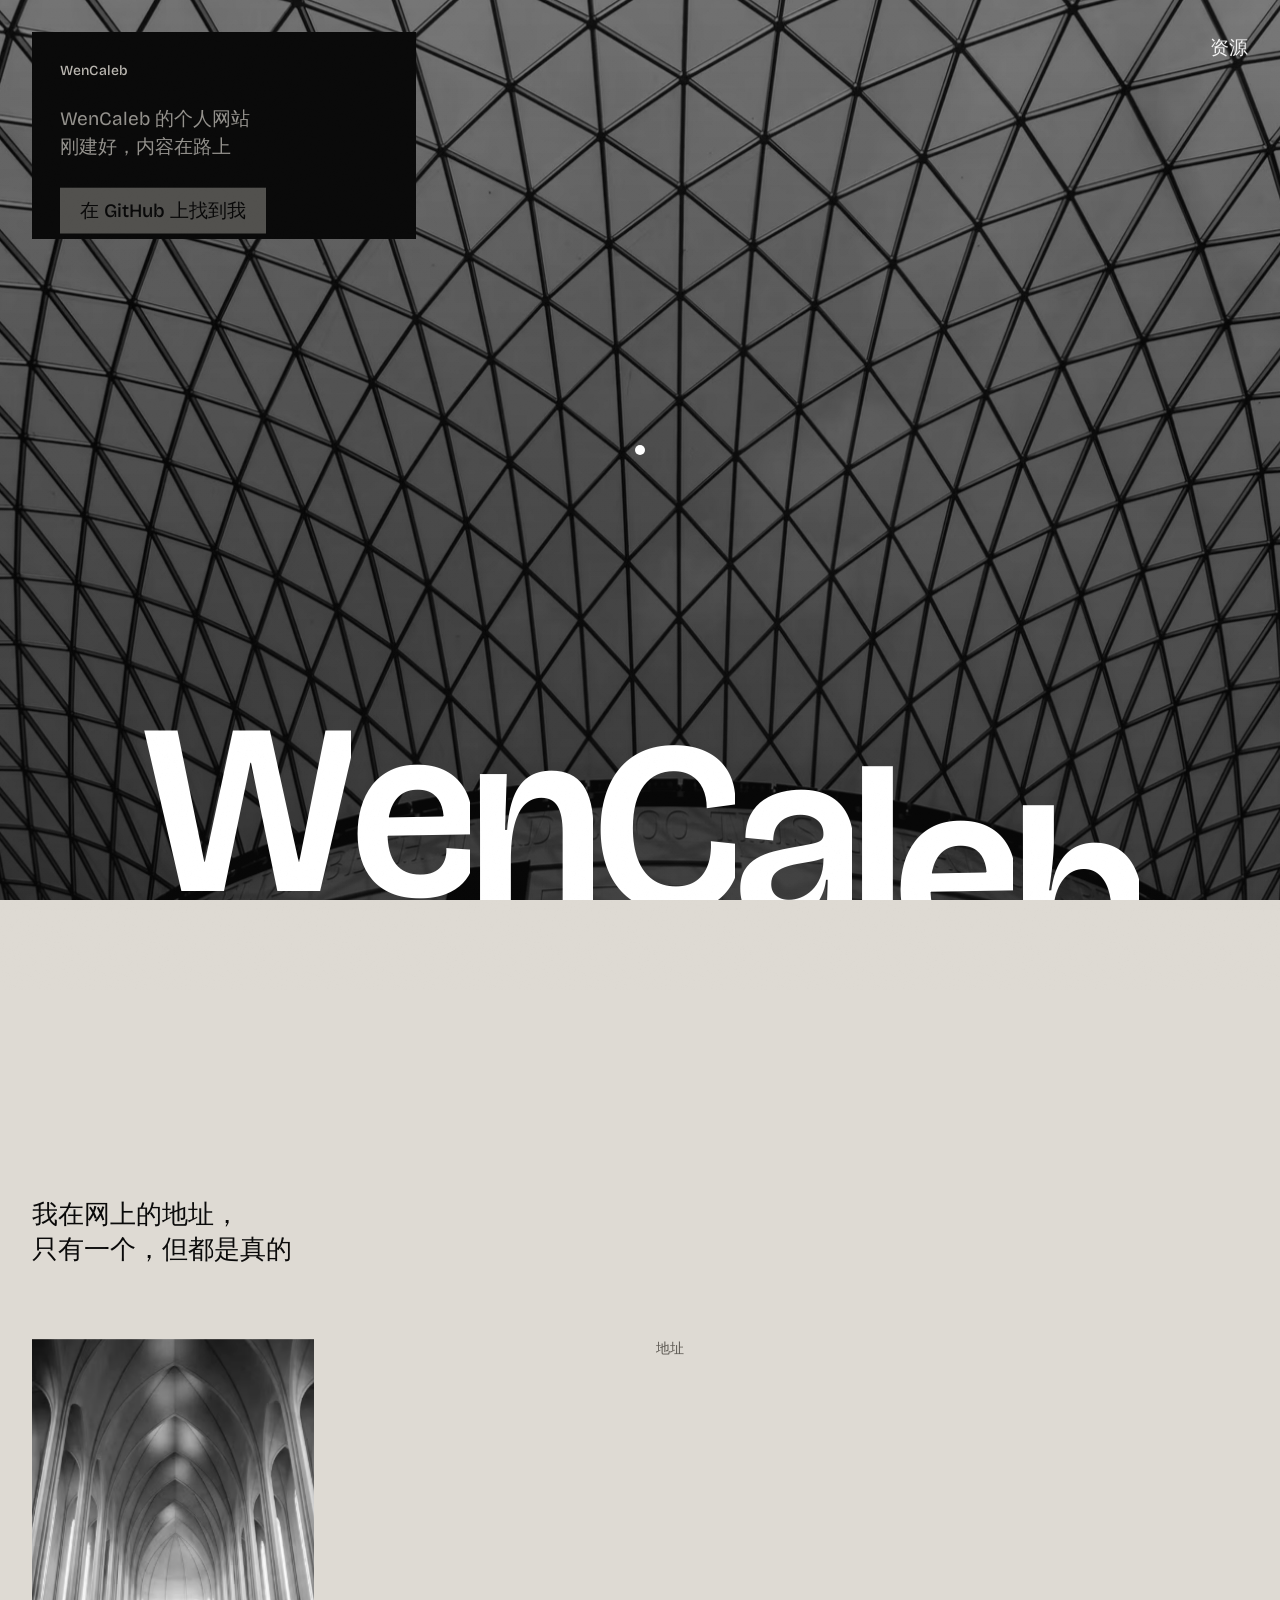
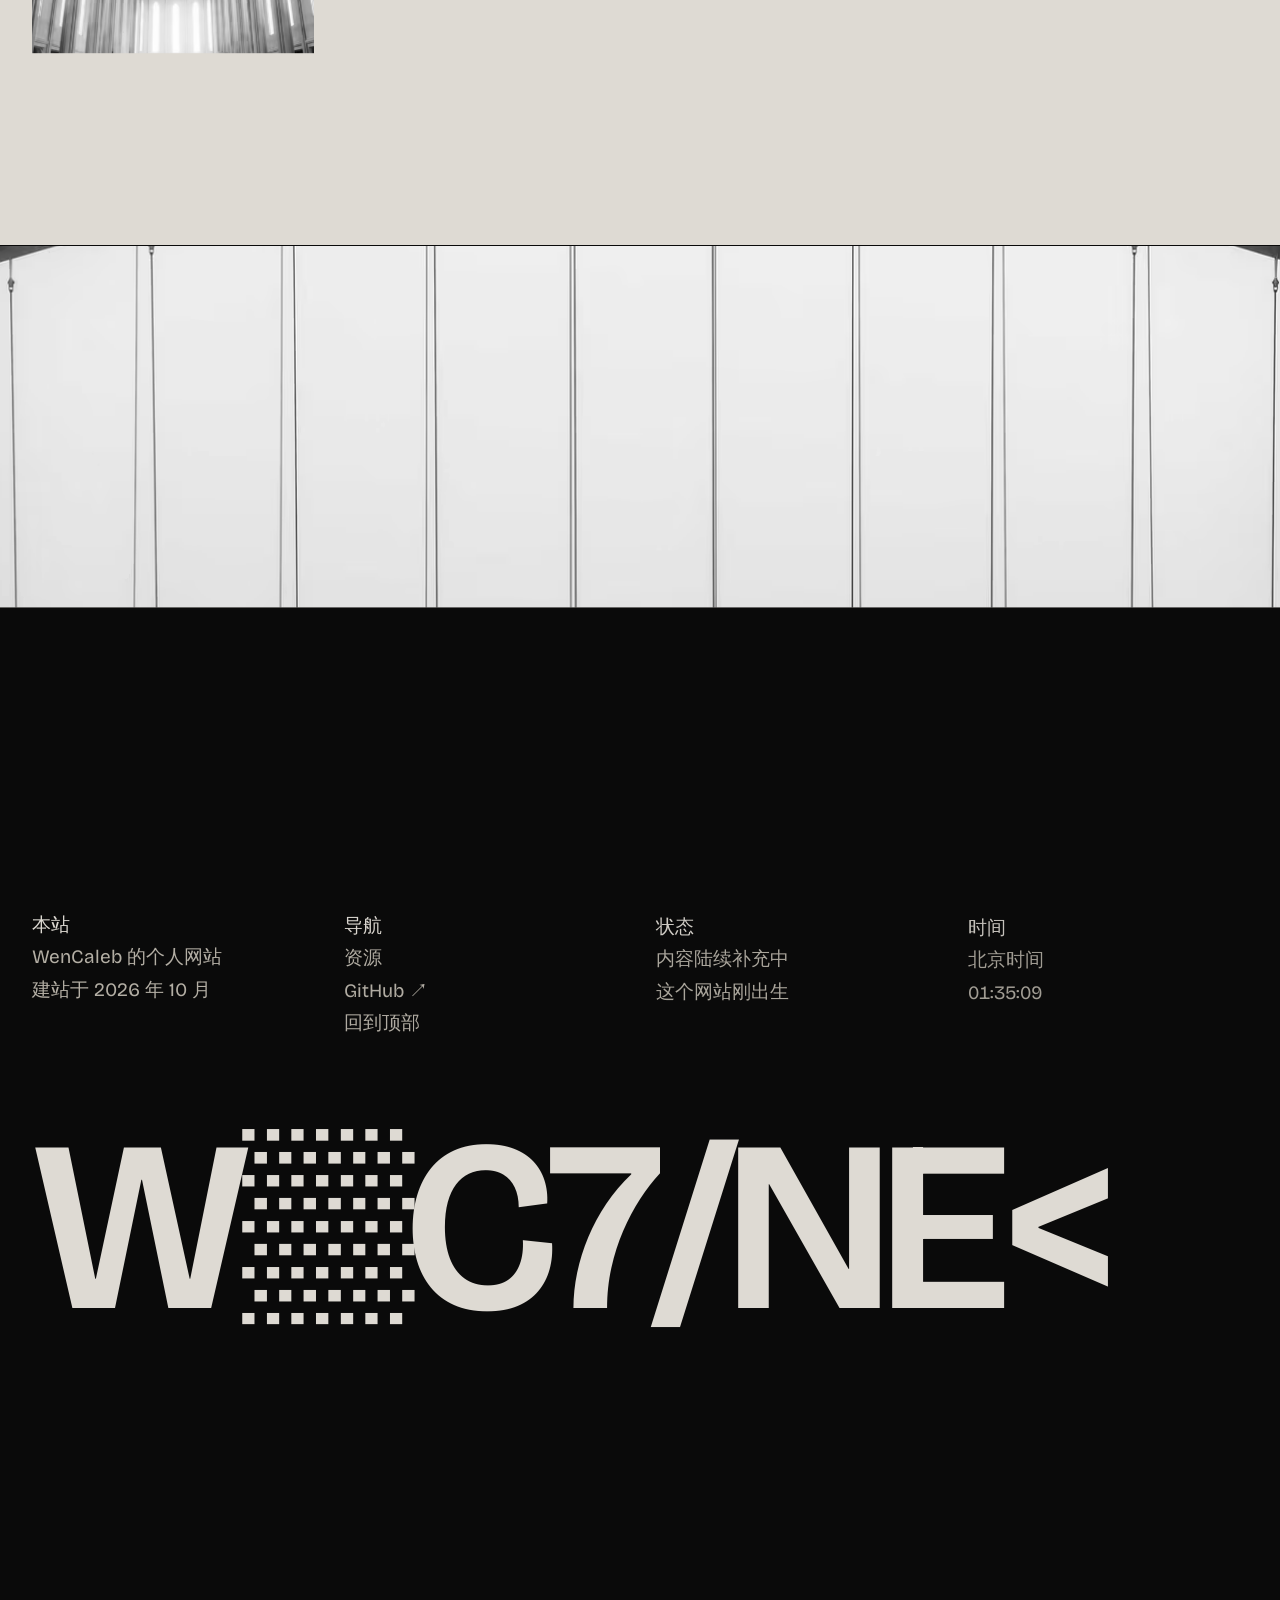
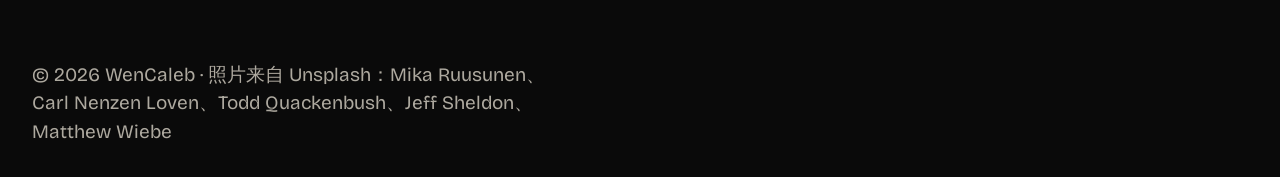
<file: index.html>
<!DOCTYPE html>
<html lang="zh-CN">
<head>
  <meta charset="UTF-8">
  <meta name="viewport" content="width=device-width, initial-scale=1.0">
  <title>WenCaleb</title>
  <meta name="description" content="WenCaleb 的个人网站——刚建好，内容在路上。">
  <link rel="icon" href="data:image/svg+xml,%3Csvg xmlns='http://www.w3.org/2000/svg' viewBox='0 0 64 64'%3E%3Crect width='64' height='64' fill='%23dedad3'/%3E%3Ctext x='32' y='44' font-family='sans-serif' font-size='36' font-weight='600' text-anchor='middle' fill='%230a0a0a'%3EW%3C/text%3E%3C/svg%3E">
  <link rel="preconnect" href="https://fonts.googleapis.com">
  <link rel="preconnect" href="https://fonts.gstatic.com" crossorigin>
  <link href="https://fonts.googleapis.com/css2?family=Bricolage+Grotesque:wght@400;500;600&display=swap" rel="stylesheet">
  <link rel="stylesheet" href="assets/css/site-ui.css">
  <script>
    /* .js：功能开关（随机按钮等）；.motion：动效开关（减少动态时不加，页面默认全可见） */
    document.documentElement.classList.add('js');
    if (!window.matchMedia('(prefers-reduced-motion: reduce)').matches) {
      document.documentElement.classList.add('motion');
    }
  </script>
  <script src="assets/vendor/gsap.min.js" defer></script>
  <script src="assets/vendor/ScrollTrigger.min.js" defer></script>
  <script src="assets/vendor/lenis.min.js" defer></script>
  <script src="assets/js/motion.js" defer></script>
  <script src="assets/js/cursor.js" defer></script>
  <style>
    :root {
      --bg: #dedad3;
      --surface: #d3cec6;
      --ink: #0a0a0a;
      --muted: #5c5852;
      --accent: #256f82;
      --accent-ink: #ffffff;
      --on-dark: #dedad3;
      --on-dark-muted: #b5b0a6;

      --font-display: "Bricolage Grotesque", -apple-system, BlinkMacSystemFont, "PingFang SC", "Noto Sans SC", "Microsoft YaHei", sans-serif;
      --font-text: "Bricolage Grotesque", -apple-system, BlinkMacSystemFont, "PingFang SC", "Noto Sans SC", "Microsoft YaHei", sans-serif;

      --step-small: clamp(0.8125rem, 0.79rem + 0.1vw, 0.875rem);
      --step-body: clamp(1.0625rem, 1rem + 0.25vw, 1.1875rem);
      --step-lead: clamp(1.25rem, 1.1rem + 0.7vw, 1.625rem);
      --step-head: clamp(2rem, 1.3rem + 3.2vw, 4rem);
      --step-display: clamp(9.375rem, 19vw, 18.125rem);

      --margin: 2rem;
      --gutter: 2rem;
      --section: clamp(5rem, 12vw, 13rem);
      --radius: 0px;

      --ease-out: cubic-bezier(0.22, 1, 0.36, 1);
      --t-press: 140ms;
      --t-hover: 180ms;
      --t-reveal: 750ms;
    }

    *, *::before, *::after { box-sizing: border-box; }
    html { -webkit-text-size-adjust: 100%; text-size-adjust: 100%; }
    body {
      margin: 0;
      background: var(--ink);
      color: var(--ink);
      font-family: var(--font-text);
      font-size: var(--step-body);
      line-height: 1.5;
      font-kerning: normal;
      -webkit-font-smoothing: antialiased;
      text-rendering: optimizeLegibility;
    }
    h1, h2, h3, p, figure, ul, li { margin: 0; }
    ul { padding: 0; list-style: none; }
    img { display: block; max-width: 100%; }
    a { color: inherit; }
    ::selection { background: var(--accent); color: var(--accent-ink); }
    :focus-visible { outline: 2px solid var(--accent); outline-offset: 3px; }
    .nums { font-variant-numeric: tabular-nums; }
    .sr-only { position: absolute; width: 1px; height: 1px; overflow: hidden; clip-path: inset(50%); white-space: nowrap; }

    .skip {
      position: absolute; left: 1rem; top: -4rem; z-index: 10;
      background: var(--bg); color: var(--ink);
      padding: 0.6rem 1rem; font-size: var(--step-body); text-decoration: none;
      transition: top var(--t-hover) var(--ease-out);
    }
    .skip:focus { top: 1rem; }

    /* ---------- hero ---------- */
    .hero {
      position: relative; z-index: 1;
      min-height: 100svh;
      display: flex; flex-direction: column; justify-content: space-between;
      color: #ffffff;
      overflow: hidden;
      background: var(--ink);
    }
    .hero-media { position: absolute; inset: 0; }
    .hero-img {
      position: absolute; inset: 0;
      width: 100%; height: 100%;
      opacity: 0;
      transition: opacity 1.6s ease;
    }
    /* 实际填充由内层 <img> 承担（<picture> 本身不承载 object-fit） */
    .hero-img > img {
      width: 100%; height: 100%;
      object-fit: cover;
      filter: grayscale(1) contrast(1.05);
    }
    .hero-img.is-active { opacity: 1; }
    /* S2：三张轮播图各自 16s 慢呼吸（scale 1↔1.07 往复），切图的 1.6s 交叉淡入淡出盖住相位差 */
    .motion .hero-img { animation: hero-breathe 16s ease-in-out infinite alternate; }
    @keyframes hero-breathe {
      from { transform: scale(1); }
      to { transform: scale(1.07); }
    }
    .hero-scrim {
      position: absolute; inset: 0;
      background: linear-gradient(to top, rgba(10, 10, 10, 0.72) 0%, rgba(10, 10, 10, 0.5) 100%); /* taste-skill-ignore: neutral scrim over photo, the one sanctioned exception */
    }
    .hero-top { position: relative; padding: var(--margin); }
    .hero-nav {
      position: absolute; top: var(--margin); right: var(--margin);
      z-index: 2;
      display: flex; gap: 1.75rem;
      font-size: var(--step-body);
    }
    .hero-nav a { color: #ffffff; text-decoration: none; white-space: nowrap; }
    .hero-nav a:hover { text-decoration: underline; text-underline-offset: 0.25em; }
    .hero-card {
      display: grid;
      justify-items: start;
      gap: 1.15rem;
      background: var(--ink);
      color: var(--on-dark);
      padding: 1.5rem 1.75rem;
      max-width: min(24rem, 100%);
    }
    .hero-wordmark { font-size: var(--step-small); font-weight: 500; letter-spacing: 0.01em; }
    .hero-note {
      font-size: var(--step-body);
      line-height: 1.45;
      max-width: 20ch;
    }
    .hero-action {
      display: inline-flex; align-items: center;
      min-height: 2.9rem; padding: 0 1.25rem;
      background: #e6e2da; color: var(--ink);
      font-size: var(--step-body); font-weight: 500;
      text-decoration: none; white-space: nowrap;
      border-radius: var(--radius);
      transition: background-color var(--t-hover) ease, transform var(--t-press) var(--ease-out);
    }
    .hero-action:hover { background: #f2efe9; }
    .hero-action:active { transform: scale(0.97); }
    .hero-bottom { position: relative; padding: var(--margin); }
    .hero-name {
      font-family: var(--font-display);
      font-size: var(--step-display);
      font-weight: 600;
      line-height: 0.82;
      letter-spacing: -0.04em;
      text-align: center;
      white-space: nowrap;
      margin-bottom: -0.14em;
    }

    /* ---------- links section ---------- */
    .links {
      position: relative; z-index: 1;
      background: var(--bg);
      padding: var(--section) var(--margin);
    }
    .sec-display {
      font-family: var(--font-display);
      font-size: clamp(4rem, 11vw, 10rem);
      font-weight: 600;
      line-height: 0.85;
      letter-spacing: -0.04em;
    }
    .links-sub {
      margin-top: 1.5rem;
      font-size: var(--step-lead);
      line-height: 1.35;
    }
    .links-body {
      display: grid;
      grid-template-columns: repeat(12, minmax(0, 1fr));
      column-gap: var(--gutter);
      margin-top: 4.5rem;
    }
    .links-photo {
      grid-column: 1 / 5;
      grid-row: 1;
      align-self: end;
      position: relative;
      width: 22vw;
    }
    .links-photo .mat {
      position: absolute;
      top: 0.85rem; left: 0.85rem;
      width: 100%; height: 100%;
      background: var(--accent);
    }
    .links-photo img {
      position: relative;
      width: 100%; height: auto;
      filter: grayscale(1) contrast(1.05);
    }
    .links-naming {
      grid-column: 7 / 8;
      grid-row: 1;
      align-self: start;
      font-size: var(--step-small);
      color: var(--muted);
    }
    .links-table {
      grid-column: 8 / 13;
      grid-row: 1;
      display: grid;
      row-gap: 1.625rem;
    }
    .row {
      display: grid;
      grid-template-columns: 30% minmax(0, 1fr) auto;
      align-items: baseline;
      column-gap: 1rem;
      font-size: var(--step-body);
    }
    .row-value { text-align: right; text-decoration: none; white-space: nowrap; }
    .row-value .arrow { color: var(--muted); }
    .row-value .arrow .copy-icon { vertical-align: -1px; margin-left: 0.25rem; display: inline-block; }
    .row-value.is-copied { color: var(--fg); }
    .copy-toast {
      position: fixed; left: 50%; bottom: 2rem; transform: translateX(-50%) translateY(0.5rem);
      background: var(--fg); color: var(--bg); padding: 0.5rem 1rem; font-size: 0.85rem;
      opacity: 0; pointer-events: none; transition: opacity 0.25s, transform 0.25s; z-index: 99;
    }
    .copy-toast.show { opacity: 1; transform: translateX(-50%) translateY(0); }
    a.row-value:hover { text-decoration: underline; text-underline-offset: 0.25em; }
    .row-value.is-muted { color: var(--muted); }

    /* ---------- photo band ---------- */
    .band {
      position: relative; z-index: 1;
      background: var(--bg);
      line-height: 0;
    }
    .band img {
      width: 100%;
      height: min(70svh, 52rem);
      object-fit: cover;
      object-position: center 60%;
      filter: grayscale(1) contrast(1.05);
    }

    /* ---------- footer ---------- */
    .footer {
      position: relative; z-index: 1;
      min-height: 100svh;
      background: var(--ink);
      color: var(--on-dark);
      display: grid;
      /* 三行全 auto（各自按内容自然高度）：min-height 富余用 align-content:space-between
         分布成「顶部 cols / 中部 wordmark / 底部 marquee+legal」。
         绝不用 1fr 行吸收富余——1fr 行会被 min-height 压到小于大字实际高度，
         中间 wordmark 溢出该行被 wrap 的 overflow 裁掉，即"底部元素互相遮住"。 */
      grid-template-rows: auto auto auto;
      align-content: space-between;
      padding: var(--margin);
    }
    .footer-cols {
      display: grid;
      grid-template-columns: repeat(4, minmax(0, 1fr));
      column-gap: 2rem;
      align-content: start;
    }
    .footer-cols li { font-size: var(--step-body); line-height: 1.7; }
    .footer-cols li + li { color: var(--on-dark-muted); }
    .footer-cols li.footer-cols-label { color: var(--on-dark); font-weight: 500; }
    .footer-cols a { text-decoration: none; }
    .footer-cols a:hover { text-decoration: underline; text-underline-offset: 0.25em; }
    .footer-clock { font-size: var(--step-body); }
    .footer-bottom { align-self: end; }
    .footer-wordmark {
      font-family: var(--font-display);
      font-size: clamp(4.5rem, 19vw, 18.75rem);
      font-weight: 600;
      line-height: 0.82;
      letter-spacing: -0.04em;
      white-space: nowrap;
      margin-bottom: 1.25rem;
    }
    .footer-legal {
      font-size: var(--step-body);
      color: var(--on-dark-muted);
      max-width: 44ch;
    }

    /* ---------- motion（GSAP 接管；.motion 缺失时页面默认全可见） ---------- */
    .preloader {
      display: none;
      position: fixed; inset: 0; z-index: 100;
      background: var(--ink); color: var(--on-dark);
      align-items: center; justify-content: center;
    }
    .motion .preloader { display: flex; }
    @media (max-width: 48em) { .motion .preloader { display: none; } } /* 移动端跳过全屏预载层 */
    .preloader-box { display: grid; justify-items: center; row-gap: 1.25rem; }
    .preloader-mark {
      font-family: var(--font-display);
      font-size: clamp(1.375rem, 3vw, 2.25rem);
      font-weight: 600; letter-spacing: -0.02em; line-height: 1;
    }
    .preloader-bar {
      display: block; width: min(14rem, 56vw); height: 2px;
      background: rgba(222, 218, 211, 0.18); overflow: hidden;
    }
    .preloader-fill {
      display: block; width: 100%; height: 100%;
      background: var(--on-dark); transform: scaleX(0); transform-origin: left;
    }

    .motion .reveal { opacity: 0; transform: translateY(28px); }
    .char-wrap { display: inline-block; overflow: hidden; vertical-align: bottom; }
    .motion .char { display: inline-block; transform: translateY(115%); }
    .line-mask { display: block; overflow: hidden; }
    .motion .line { display: block; transform: translateY(115%); }
    .motion .img-reveal { clip-path: inset(0 0 100% 0); }

    /* 降级：GSAP 失败 / 脚本未启动 → 一切可见 */
    .motion-off .reveal, .motion-off .char, .motion-off .line { opacity: 1 !important; transform: none !important; }
    .motion-off .img-reveal { clip-path: none !important; }
    .motion-off .preloader { display: none !important; }

    @media (prefers-reduced-motion: reduce) {
      html { scroll-behavior: auto; }
    }

    /* ---------- phone ---------- */
    @media (max-width: 48em) {
      :root { --margin: 1.25rem; --gutter: 1.25rem; }
      .hero-name { font-size: 21vw; }
      .hero-card { padding: 1.25rem 1.4rem; gap: 1rem; margin-top: 3rem; }
      .hero-note { max-width: 16ch; }
      .hero-action { padding: 0 1rem; min-height: 2.6rem; }
      .links { padding-block: calc(var(--section) * 0.7); }
      .sec-display { font-size: clamp(3.25rem, 16vw, 6rem); }
      .links-body { margin-top: 4rem; grid-template-columns: minmax(0, 1fr); row-gap: 3rem; }
      .links-photo { grid-column: 1; grid-row: 2; width: 60%; justify-self: end; }
      .links-naming { display: none; }
      .links-table { grid-column: 1; grid-row: 1; }
      .row { grid-template-columns: minmax(0, 1fr) auto; row-gap: 0.15rem; }
      .row-kind { grid-column: 1 / -1; }
      .row-place { grid-column: 1; }
      .row-value { grid-column: 2; }
      .band img { height: 56svh; }
      .footer-cols { grid-template-columns: repeat(2, minmax(0, 1fr)); row-gap: 2rem; }
      .footer-wordmark { font-size: 19vw; }
    }
  </style>
</head>
<body>
  <div class="cur-dot" aria-hidden="true"><span class="cur-dot-i"></span></div>
  <div class="grain" aria-hidden="true"></div>
  <a class="skip" href="#links">跳到链接</a>

  <div class="preloader" aria-hidden="true">
    <div class="preloader-box">
      <span class="preloader-mark">WenCaleb</span>
      <span class="preloader-bar"><span class="preloader-fill"></span></span>
    </div>
  </div>

  <header class="hero" id="top">
    <div class="hero-media" aria-hidden="true">
      <picture class="hero-img is-active">
        <source type="image/avif" srcset="assets/hero-3-480w.avif 480w, assets/hero-3-768w.avif 768w, assets/hero-3-1200w.avif 1200w, assets/hero-3-1600w.avif 1600w, assets/hero-3-2400w.avif 2400w" sizes="100vw">
        <source type="image/webp" srcset="assets/hero-3-480w.webp 480w, assets/hero-3-768w.webp 768w, assets/hero-3-1200w.webp 1200w, assets/hero-3-1600w.webp 1600w, assets/hero-3-2400w.webp 2400w" sizes="100vw">
        <img src="assets/hero-3.jpg" alt="" fetchpriority="high" decoding="async">
      </picture>
      <picture class="hero-img">
        <source type="image/avif" srcset="assets/hero-1-480w.avif 480w, assets/hero-1-768w.avif 768w, assets/hero-1-1200w.avif 1200w, assets/hero-1-1600w.avif 1600w, assets/hero-1-2400w.avif 2400w" sizes="100vw">
        <source type="image/webp" srcset="assets/hero-1-480w.webp 480w, assets/hero-1-768w.webp 768w, assets/hero-1-1200w.webp 1200w, assets/hero-1-1600w.webp 1600w, assets/hero-1-2400w.webp 2400w" sizes="100vw">
        <img src="assets/hero-1.jpg" alt="" loading="lazy" fetchpriority="low" decoding="async">
      </picture>
      <picture class="hero-img">
        <source type="image/avif" srcset="assets/hero-2-480w.avif 480w, assets/hero-2-768w.avif 768w, assets/hero-2-1200w.avif 1200w, assets/hero-2-1600w.avif 1600w, assets/hero-2-2400w.avif 2400w" sizes="100vw">
        <source type="image/webp" srcset="assets/hero-2-480w.webp 480w, assets/hero-2-768w.webp 768w, assets/hero-2-1200w.webp 1200w, assets/hero-2-1600w.webp 1600w, assets/hero-2-2400w.webp 2400w" sizes="100vw">
        <img src="assets/hero-2.jpg" alt="" loading="lazy" fetchpriority="low" decoding="async">
      </picture>
    </div>
    <div class="hero-scrim" aria-hidden="true"></div>

    <nav class="hero-nav reveal" aria-label="站内导航">
      <a href="resources.html">资源</a>
    </nav>

    <div class="hero-top">
      <div class="hero-card">
        <span class="hero-wordmark reveal">WenCaleb</span>
        <p class="hero-note reveal">WenCaleb 的个人网站<br>刚建好，内容在路上</p>
        <a class="hero-action reveal" data-magnet href="https://github.com/WenCaleb" target="_blank" rel="noopener">在 GitHub 上找到我</a>
      </div>
    </div>

    <div class="hero-bottom">
      <h1 class="hero-name" data-motion="chars">WenCaleb</h1>
    </div>
  </header>

  <main>
    <section class="links" id="links" data-links-pin>
      <h2 class="sec-display"><span class="line-mask"><span class="line">LINKS</span></span></h2>
      <p class="links-sub reveal">我在网上的地址，<br>只有一个，但都是真的</p>
      <div class="links-body">
        <figure class="links-photo img-reveal">
          <span class="mat" aria-hidden="true"></span>
          <picture>
            <source type="image/avif" srcset="assets/insert-1-480w.avif 480w, assets/insert-1-768w.avif 768w, assets/insert-1-1000w.avif 1000w" sizes="(max-width: 48em) 60vw, 22vw">
            <source type="image/webp" srcset="assets/insert-1-480w.webp 480w, assets/insert-1-768w.webp 768w, assets/insert-1-1000w.webp 1000w" sizes="(max-width: 48em) 60vw, 22vw">
            <img src="assets/insert-1.jpg" alt="一座教堂内部的拱顶与高窗" width="1000" height="1250" loading="lazy" decoding="async">
          </picture>
        </figure>
        <p class="links-naming reveal">地址</p>
        <ul class="links-table">
          <li class="row reveal">
            <span class="row-kind">代码</span>
            <span class="row-place">GitHub</span>
            <a class="row-value" href="https://github.com/WenCaleb" target="_blank" rel="noopener">访问 GitHub<span class="arrow" aria-hidden="true"> ↗</span></a>
          </li>
          <li class="row reveal">
            <span class="row-kind">网站</span>
            <span class="row-place">就是这里</span>
            <a class="row-value" href="https://wencaleb.github.io">访问本站<span class="arrow" aria-hidden="true"> ↗</span></a>
          </li>
          <li class="row reveal">
            <span class="row-kind">友站</span>
            <span class="row-place">WenJaper</span>
            <a class="row-value" href="https://wenjaper.github.io" target="_blank" rel="noopener">访问 WenJaper 的主页<span class="arrow" aria-hidden="true"> ↗</span></a>
          </li>
          <li class="row reveal">
            <span class="row-kind">本站</span>
            <span class="row-place">资源页</span>
            <a class="row-value" href="resources.html">进入资源页<span class="arrow" aria-hidden="true"> ↗</span></a>
          </li>
          <li class="row reveal">
            <span class="row-kind">邮件</span>
            <span class="row-place">QQ 邮箱</span>
            <a class="row-value" href="mailto:2099302138@qq.com" data-copy="2099302138@qq.com" title="点击复制邮箱地址">2099302138@qq.com<span class="arrow" aria-hidden="true"> <svg width="12" height="12" viewBox="0 0 24 24" fill="none" stroke="currentColor" stroke-width="2" stroke-linecap="round" stroke-linejoin="round" class="copy-icon"><rect x="9" y="9" width="13" height="13" rx="2" ry="2"></rect><path d="M5 15H4a2 2 0 0 1-2-2V4a2 2 0 0 1 2-2h9a2 2 0 0 1 2 2v1"></path></svg></span></a>
          </li>
        </ul>
      </div>
    </section>

    <figure class="band img-reveal" data-parallax data-band-pin aria-hidden="true">
      <picture>
        <source type="image/avif" srcset="assets/band-1-480w.avif 480w, assets/band-1-768w.avif 768w, assets/band-1-1200w.avif 1200w, assets/band-1-1600w.avif 1600w, assets/band-1-2400w.avif 2400w" sizes="100vw">
        <source type="image/webp" srcset="assets/band-1-480w.webp 480w, assets/band-1-768w.webp 768w, assets/band-1-1200w.webp 1200w, assets/band-1-1600w.webp 1600w, assets/band-1-2400w.webp 2400w" sizes="100vw">
        <img src="assets/band-1.jpg" alt="" width="2400" height="1350" loading="lazy" decoding="async">
      </picture>
    </figure>
  </main>

  <footer class="footer">
    <ul class="footer-cols">
      <li class="reveal">
        <ul>
          <li class="footer-cols-label">本站</li>
          <li>WenCaleb 的个人网站</li>
          <li>建站于 2026 年 10 月</li>
        </ul>
      </li>
      <li class="reveal">
        <ul>
          <li class="footer-cols-label">导航</li>
          <li><a href="resources.html">资源</a></li>
          <li><a href="https://github.com/WenCaleb" target="_blank" rel="noopener">GitHub<span aria-hidden="true"> ↗</span></a></li>
          <li><a href="#top">回到顶部</a></li>
        </ul>
      </li>
      <li class="reveal">
        <ul>
          <li class="footer-cols-label">状态</li>
          <li>内容陆续补充中</li>
          <li>这个网站刚出生</li>
        </ul>
      </li>
      <li class="reveal">
        <ul>
          <li class="footer-cols-label">时间</li>
          <li>北京时间</li>
          <li class="footer-clock nums" id="clock" data-clock-flip>--:--:--</li>
        </ul>
      </li>
    </ul>
    <div class="footer-wordmark-wrap" aria-hidden="true">
      <div class="footer-wordmark" data-scramble>WenCaleb</div>
    </div>
    <div class="footer-bottom">
      <div class="marquee" data-marquee-duration="30" aria-hidden="true">
        <div class="marquee-track motion">
          <div class="marquee-group" data-marquee-items="WenCaleb,WenCaleb,WenCaleb,WenCaleb">
            <span class="marquee-item">WenCaleb</span><span class="marquee-dot">·</span><span class="marquee-item">WenCaleb</span><span class="marquee-dot">·</span><span class="marquee-item">WenCaleb</span><span class="marquee-dot">·</span>
          </div>
          <div class="marquee-group">
            <span class="marquee-item">WenCaleb</span><span class="marquee-dot">·</span><span class="marquee-item">WenCaleb</span><span class="marquee-dot">·</span><span class="marquee-item">WenCaleb</span><span class="marquee-dot">·</span>
          </div>
        </div>
      </div>
      <p class="footer-legal reveal">© 2026 WenCaleb · 照片来自 Unsplash：Mika Ruusunen、Carl Nenzen Loven、Todd Quackenbush、Jeff Sheldon、Matthew Wiebe</p>
    </div>
  </footer>

  <div class="copy-toast" id="copyToast" role="status">邮箱已复制</div>

  <script>
    (function () {
      /* —— 点击复制邮箱 —— */
      var copyLink = document.querySelector('a[data-copy]');
      if (copyLink) {
        copyLink.addEventListener('click', function (e) {
          e.preventDefault();
          var text = copyLink.getAttribute('data-copy');
          function done() {
            var toast = document.getElementById('copyToast');
            toast.classList.add('show');
            clearTimeout(done._t);
            done._t = setTimeout(function () { toast.classList.remove('show'); }, 1500);
          }
          if (navigator.clipboard && navigator.clipboard.writeText) {
            navigator.clipboard.writeText(text).then(done, function () { legacy(); });
          } else { legacy(); }
          function legacy() {
            var ta = document.createElement('textarea');
            ta.value = text; ta.style.position = 'fixed'; ta.style.opacity = '0';
            document.body.appendChild(ta); ta.select();
            try { document.execCommand('copy'); done(); } catch (err) {}
            document.body.removeChild(ta);
          }
        });
      }
    })();
    (function () {
      /* —— footer 时钟（动效归 assets/js/motion.js 管，这里只管时间） —— */
      var clock = document.getElementById('clock');
      function tick() {
        try {
          clock.textContent = new Date().toLocaleTimeString('zh-CN', { hour12: false, timeZone: 'Asia/Shanghai' });
        } catch (err) {
          clock.textContent = new Date().toTimeString().slice(0, 8);
        }
      }
      tick();
      setInterval(tick, 1000);
    })();
  </script>

  <!-- 兜底：动效脚本没启动时，强制显示全部内容 -->
  <script>
    window.addEventListener('load', function () {
      setTimeout(function () {
        if (!window.__motionStarted) document.documentElement.classList.add('motion-off');
      }, 1200);
    });
  </script>
</body>
</html>
</file>
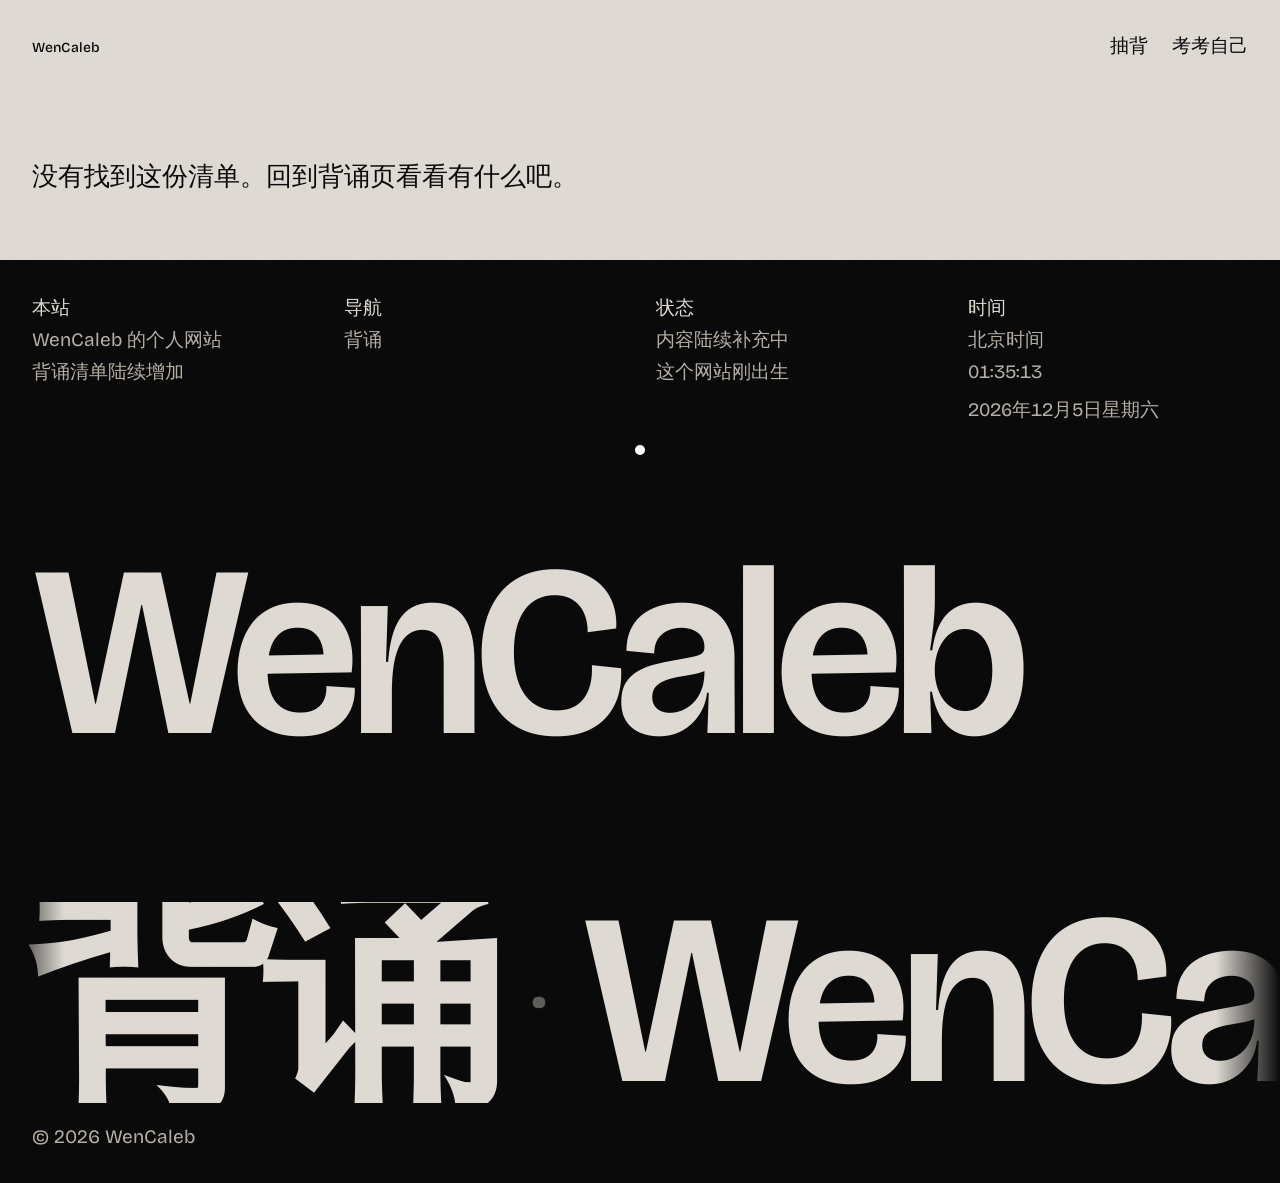
<file: recite-read.html>
<!DOCTYPE html>
<html lang="zh-CN">
<head>
  <meta charset="UTF-8">
  <meta name="viewport" content="width=device-width, initial-scale=1.0">
  <title>背诵 · WenCaleb</title>
  <meta name="description" content="WenCaleb 的经文背诵清单。">
  <link rel="icon" href="data:image/svg+xml,%3Csvg xmlns='http://www.w3.org/2000/svg' viewBox='0 0 64 64'%3E%3Crect width='64' height='64' fill='%23dedad3'/%3E%3Ctext x='32' y='44' font-family='sans-serif' font-size='36' font-weight='600' text-anchor='middle' fill='%230a0a0a'%3EW%3C/text%3E%3C/svg%3E">
  <link rel="preconnect" href="https://fonts.googleapis.com">
  <link rel="preconnect" href="https://fonts.gstatic.com" crossorigin>
  <link href="https://fonts.googleapis.com/css2?family=Bricolage+Grotesque:wght@400;500;600&display=swap" rel="stylesheet">
  <link rel="stylesheet" href="assets/css/site-ui.css">
  <script>
    /* .js：功能开关；.motion：动效开关（减少动态时不加，页面默认全可见） */
    document.documentElement.classList.add('js');
    if (!window.matchMedia('(prefers-reduced-motion: reduce)').matches) {
      document.documentElement.classList.add('motion');
    }
  </script>
  <script src="assets/vendor/gsap.min.js" defer></script>
  <script src="assets/vendor/lenis.min.js" defer></script>
  <script src="assets/js/motion.js" defer></script>
  <script src="assets/js/cursor.js" defer></script>
  <style>
    :root {
      --bg: #dedad3;
      --surface: #d3cec6;
      --ink: #0a0a0a;
      --muted: #5c5852;
      --accent: #256f82;
      --accent-ink: #ffffff;
      --on-dark: #dedad3;
      --on-dark-muted: #b5b0a6;

      --font-display: "Bricolage Grotesque", -apple-system, BlinkMacSystemFont, "PingFang SC", "Noto Sans SC", "Microsoft YaHei", sans-serif;
      --font-text: "Bricolage Grotesque", -apple-system, BlinkMacSystemFont, "PingFang SC", "Noto Sans SC", "Microsoft YaHei", sans-serif;

      --step-small: clamp(0.8125rem, 0.79rem + 0.1vw, 0.875rem);
      --step-body: clamp(1.0625rem, 1rem + 0.25vw, 1.1875rem);
      --step-lead: clamp(1.25rem, 1.1rem + 0.7vw, 1.625rem);
      --step-head: clamp(2rem, 1.3rem + 3.2vw, 4rem);

      --margin: 2rem;
      --section: clamp(5rem, 12vw, 13rem);
      --radius: 0px;

      --ease-out: cubic-bezier(0.22, 1, 0.36, 1);
      --t-hover: 180ms;
      --t-reveal: 750ms;
    }

    *, *::before, *::after { box-sizing: border-box; }
    html { -webkit-text-size-adjust: 100%; text-size-adjust: 100%; }
    body {
      margin: 0;
      background: var(--bg);
      color: var(--ink);
      font-family: var(--font-text);
      font-size: var(--step-body);
      line-height: 1.5;
      font-kerning: normal;
      -webkit-font-smoothing: antialiased;
      text-rendering: optimizeLegibility;
    }
    h1, h2, h3, p, figure, ul, li { margin: 0; }
    ul { padding: 0; list-style: none; }
    img { display: block; max-width: 100%; }
    a { color: inherit; }
    ::selection { background: var(--accent); color: var(--accent-ink); }
    :focus-visible { outline: 2px solid var(--accent); outline-offset: 3px; }
    .nums { font-variant-numeric: tabular-nums; }

    .skip {
      position: absolute; left: 1rem; top: -4rem; z-index: 10;
      background: var(--ink); color: var(--bg);
      padding: 0.6rem 1rem; font-size: var(--step-body); text-decoration: none;
      transition: top var(--t-hover) var(--ease-out);
    }
    .skip:focus { top: 1rem; }

    /* ---------- top bar ---------- */
    .nav {
      display: flex; justify-content: space-between; align-items: baseline;
      padding: var(--margin);
      background: var(--bg);
    }
    .nav-mark { font-size: var(--step-small); font-weight: 500; letter-spacing: 0.01em; text-decoration: none; }
    .nav-links { display: flex; gap: 1.75rem; font-size: var(--step-body); }
    .nav-links a { text-decoration: none; white-space: nowrap; }
    .nav-links a:hover { text-decoration: underline; text-underline-offset: 0.25em; }

    /* ---------- reading ---------- */
    .read-head { padding: clamp(3rem, 8vw, 7rem) var(--margin) 0; }
    .read-title {
      font-family: var(--font-display);
      font-size: clamp(2.75rem, 1.5rem + 5vw, 6.25rem);
      font-weight: 600;
      line-height: 0.98;
      letter-spacing: -0.02em;
    }
    .read-meta { margin-top: 1.5rem; font-size: var(--step-body); color: var(--muted); }

    .read-article {
      padding: clamp(3rem, 6vw, 5rem) var(--margin) var(--section);
      max-width: 46em;
    }
    .read-article h2 {
      font-family: var(--font-display);
      font-size: clamp(1.375rem, 1.2rem + 0.8vw, 1.75rem);
      font-weight: 600;
      line-height: 1.25;
      letter-spacing: -0.01em;
      margin: 3.5rem 0 1rem;
    }
    .read-article h2:first-child { margin-top: 0; }
    .read-article p {
      margin: 0 0 1em;
      line-height: 1.8;
    }
    .read-article strong { font-weight: 600; }
    .read-article ul { margin: 0 0 1em; padding-left: 1.25em; list-style: disc; }
    .read-article blockquote {
      margin: 0 0 1em;
      padding-left: 1.25em;
    }

    .read-error { padding: 4rem var(--margin); max-width: 46em; }
    .read-error p { font-size: var(--step-lead); line-height: 1.5; }

    /* ---------- footer ---------- */
    .footer {
      position: relative; z-index: 1;
      background: var(--ink);
      color: var(--on-dark);
      display: grid;
      grid-template-rows: auto auto auto;
      row-gap: clamp(4rem, 10vw, 9rem);
      padding: var(--margin);
    }
    .footer-cols {
      display: grid;
      grid-template-columns: repeat(4, minmax(0, 1fr));
      column-gap: 2rem;
      align-content: start;
    }
    .footer-cols li { font-size: var(--step-body); line-height: 1.7; }
    .footer-cols li + li { color: var(--on-dark-muted); }
    .footer-cols li.footer-cols-label { color: var(--on-dark); font-weight: 500; }
    .footer-cols a { text-decoration: none; }
    .footer-cols a:hover { text-decoration: underline; text-underline-offset: 0.25em; }
    .footer-bottom { align-self: end; }
    .footer-wordmark {
      font-family: var(--font-display);
      font-size: clamp(4.5rem, 19vw, 18.75rem);
      font-weight: 600;
      line-height: 0.82;
      letter-spacing: -0.04em;
      white-space: nowrap;
      margin-bottom: 1.25rem;
    }
    .footer-legal {
      font-size: var(--step-body);
      color: var(--on-dark-muted);
      max-width: 44ch;
    }
    .footer-date {
      color: var(--on-dark-muted);
      font-size: var(--step-small);
      margin-top: 0.35rem;
    }

    /* ---------- motion（GSAP 接管；.motion 缺失时页面默认全可见） ---------- */
    .motion .reveal { opacity: 0; transform: translateY(24px); }
    .char-wrap { display: inline-block; overflow: hidden; vertical-align: bottom; }
    .motion .char { display: inline-block; transform: translateY(115%); }

    /* 降级：GSAP 失败 / 脚本未启动 → 一切可见 */
    .motion-off .reveal, .motion-off .char { opacity: 1 !important; transform: none !important; }

    @media (prefers-reduced-motion: reduce) {
      html { scroll-behavior: auto; }
    }

    /* ---------- phone ---------- */
    @media (max-width: 48em) {
      :root { --margin: 1.25rem; }
      .footer-cols { grid-template-columns: repeat(2, minmax(0, 1fr)); row-gap: 2rem; }
      .footer-wordmark { font-size: 19vw; }
    }

    /* ---------- quiz（抽背 / 考考自己） ---------- */
    .nav-actions { display: flex; gap: 1.5rem; }
    .nav-action {
      font: inherit; font-size: var(--step-body);
      background: none; border: 0; padding: 0; margin: 0;
      color: var(--ink); cursor: pointer;
      text-decoration: none; white-space: nowrap;
    }
    .nav-action:hover { text-decoration: underline; text-underline-offset: 0.25em; }
    @media (max-width: 48em) { .nav-actions { gap: 1.1rem; } }

    .qz-modal {
      position: fixed; inset: 0; z-index: 50;
      display: flex; align-items: center; justify-content: center;
      padding: var(--margin);
      background: rgba(10, 10, 10, 0.5);
      /* 背后内容高斯模糊 + 轻微降饱和，帮助聚焦浮窗 */
      -webkit-backdrop-filter: blur(12px) saturate(0.92);
      backdrop-filter: blur(12px) saturate(0.92);
      opacity: 0; visibility: hidden;
      transition: opacity 320ms var(--ease-out), visibility 0s linear 400ms;
    }
    .qz-modal.is-open {
      opacity: 1; visibility: visible;
      transition: opacity 320ms var(--ease-out), visibility 0s linear 0s;
    }
    /* 不支持 backdrop-filter 的浏览器：压更黑来遮住背后内容 */
    @supports not ((backdrop-filter: blur(1px)) or (-webkit-backdrop-filter: blur(1px))) {
      .qz-modal { background: rgba(10, 10, 10, 0.82); }
    }
    .qz-panel {
      width: min(92vw, 40rem);
      max-height: 86vh;
      max-height: 86dvh;
      overflow: hidden;
      background: var(--surface); color: var(--ink);
      border: 2px solid var(--ink);
      padding: clamp(1.5rem, 4vw, 2.5rem);
      display: flex; flex-direction: column; gap: 1.5rem;
      opacity: 0;
      transform: translateY(24px) scale(0.965);
      transition: transform 480ms cubic-bezier(0.16, 1, 0.3, 1), opacity 360ms var(--ease-out);
      will-change: transform, opacity;
    }
    .qz-modal.is-open .qz-panel { opacity: 1; transform: none; }

    /* 每张新卡进场：淡入 + 上移（与全站 reveal 同节奏） */
    @keyframes qzCardIn {
      from { opacity: 0; transform: translateY(14px); }
      to   { opacity: 1; transform: translateY(0); }
    }
    .qz-anim-in { animation: qzCardIn 420ms cubic-bezier(0.22, 1, 0.36, 1) backwards; }

    /* 揭晓：答案像“展开”一样出现（轻微模糊→清晰） */
    @keyframes qzReveal {
      from { opacity: 0; transform: translateY(10px); filter: blur(4px); }
      to   { opacity: 1; transform: translateY(0); filter: blur(0); }
    }
    .qz-anim-reveal { animation: qzReveal 480ms cubic-bezier(0.22, 1, 0.36, 1) both; }

    /* 揭晓后：题干退为次位，视线交给答案 */
    .qz-dim { opacity: 0.5; transition: opacity 320ms var(--ease-out); }

    /* 考考自己：进度条 */
    .qz-track { height: 2px; width: 100%; background: rgba(10, 10, 10, 0.14); overflow: hidden; }
    .qz-track[hidden] { display: none; }
    .qz-track-fill { display: block; height: 100%; width: 0; background: var(--accent); transition: width 420ms var(--ease-out); }
    .qz-head { display: flex; justify-content: space-between; align-items: baseline; gap: 1rem; }
    .qz-head > span { display: flex; gap: 1rem; align-items: baseline; }
    .qz-title { font-family: var(--font-display); font-size: var(--step-lead); font-weight: 600; letter-spacing: -0.01em; }
    .qz-close {
      font: inherit; background: none; border: 0; cursor: pointer;
      color: var(--muted); font-size: var(--step-body); padding: 0;
    }
    .qz-close:hover { color: var(--ink); text-decoration: underline; text-underline-offset: 0.25em; }
    .qz-modes { display: inline-flex; border: 2px solid var(--ink); width: fit-content; }
    .qz-mode {
      font: inherit; font-size: var(--step-small); padding: 0.45rem 0.9rem;
      background: transparent; border: 0; cursor: pointer; color: var(--ink);
    }
    .qz-mode + .qz-mode { border-left: 2px solid var(--ink); }
    .qz-mode.is-active { background: var(--ink); color: var(--on-dark); }
    .qz-stage {
      min-height: 9rem;
      display: flex; flex-direction: column; gap: 1.25rem;
      flex: 1 1 auto;
      overflow-y: auto;
      overscroll-behavior: contain;
      scrollbar-width: thin;
    }
    /* 头部 / 切换 / 按钮 / 进度固定，不随长文被挤压 */
    .qz-head, .qz-modes, .qz-track, .qz-actions, .qz-progress { flex-shrink: 0; }
    @media (max-height: 640px) {
      .qz-panel { gap: 1rem; padding: 1.25rem; }
      .qz-stage { min-height: 4.5rem; }
    }
    .qz-ref {
      font-family: var(--font-display);
      font-size: clamp(1.5rem, 1.1rem + 1.6vw, 2.25rem);
      font-weight: 600; line-height: 1.12; letter-spacing: -0.01em;
    }
    .qz-text { font-size: var(--step-body); line-height: 1.9; }
    .qz-text p { margin: 0 0 0.6em; }
    .qz-text p:last-child { margin-bottom: 0; }
    .qz-text strong { font-weight: 600; }
    .qz-hidden { display: none; }
    .qz-actions { display: flex; flex-wrap: wrap; gap: 0.75rem; align-items: center; }
    .qz-btn {
      font: inherit; font-size: var(--step-body); padding: 0.7rem 1.3rem;
      border: 2px solid var(--ink); background: transparent; color: var(--ink);
      cursor: pointer;
      transition: background var(--t-hover) var(--ease-out), color var(--t-hover) var(--ease-out), transform 140ms var(--ease-out);
    }
    .qz-btn:hover { background: var(--ink); color: var(--on-dark); transform: translateY(-1px); }
    .qz-btn:active { transform: translateY(0) scale(0.97); }
    .qz-btn--accent { background: var(--accent); border-color: var(--accent); color: var(--accent-ink); }
    .qz-btn--accent:hover { background: var(--accent); color: var(--accent-ink); filter: brightness(1.08); }
    .qz-progress { font-size: var(--step-small); color: var(--muted); font-variant-numeric: tabular-nums; }
    .qz-summary { display: flex; flex-direction: column; gap: 1rem; }
    .qz-score { font-family: var(--font-display); font-size: clamp(2rem, 1.4rem + 2vw, 3rem); font-weight: 600; }
    .qz-score .qz-num { font-variant-numeric: tabular-nums; }
    .qz-miss { font-size: var(--step-body); line-height: 1.9; }
    .qz-miss li { list-style: none; }
    @media (prefers-reduced-motion: reduce) {
      .qz-modal, .qz-modal.is-open, .qz-panel, .qz-modal.is-open .qz-panel,
      .qz-btn, .qz-track-fill { transition: none !important; }
      .qz-anim-in, .qz-anim-reveal { animation: none !important; }
    }
  </style>
</head>
<body>
  <div class="cur-dot" aria-hidden="true"><span class="cur-dot-i"></span></div>
  <div class="grain" aria-hidden="true"></div>
  <a class="skip" href="#read">跳到内容</a>

  <nav class="nav" aria-label="站内导航">
    <span class="nav-mark">WenCaleb</span>
    <div class="nav-actions">
      <button type="button" class="nav-action" id="qz-draw">抽背</button>
      <button type="button" class="nav-action" id="qz-exam">考考自己</button>
    </div>
  </nav>

  <main id="read">
    <section class="read-head">
      <h1 class="read-title" id="read-title" data-motion="chars">背诵</h1>
      <p class="read-meta reveal" id="read-meta"></p>
    </section>
    <article class="read-article" id="read-article" hidden></article>
    <div class="read-error" id="read-error" hidden>
      <p>这个文件暂时打不开。<br>如果在本地看，需要通过本地服务器访问（直接双击文件会被浏览器拦下）；在线上不会遇到这个问题。</p>
    </div>
  </main>

  <footer class="footer">
    <ul class="footer-cols">
      <li class="reveal">
        <ul>
          <li class="footer-cols-label">本站</li>
          <li>WenCaleb 的个人网站</li>
          <li>背诵清单陆续增加</li>
        </ul>
      </li>
      <li class="reveal">
        <ul>
          <li class="footer-cols-label">导航</li>
          <li><a href="recite.html">背诵</a></li>
        </ul>
      </li>
      <li class="reveal">
        <ul>
          <li class="footer-cols-label">状态</li>
          <li>内容陆续补充中</li>
          <li>这个网站刚出生</li>
        </ul>
      </li>
      <li class="reveal">
        <ul>
          <li class="footer-cols-label">时间</li>
          <li>北京时间</li>
          <li class="footer-clock nums" id="clock" data-clock-flip>--:--:--</li>
          <li class="footer-date nums" id="date">----年--月--日</li>
        </ul>
      </li>
    </ul>
    <div class="footer-wordmark-wrap" aria-hidden="true">
      <div class="footer-wordmark" data-scramble>WenCaleb</div>
    </div>
    <div class="footer-bottom">
      <div class="marquee" data-marquee-duration="36" aria-hidden="true">
        <div class="marquee-track motion">
          <div class="marquee-group" data-marquee-items="背诵,WenCaleb,默写,复习">
            <span class="marquee-item">背诵</span><span class="marquee-dot">·</span><span class="marquee-item">WenCaleb</span><span class="marquee-dot">·</span><span class="marquee-item">默写</span><span class="marquee-dot">·</span><span class="marquee-item">复习</span><span class="marquee-dot">·</span>
          </div>
          <div class="marquee-group">
            <span class="marquee-item">背诵</span><span class="marquee-dot">·</span><span class="marquee-item">WenCaleb</span><span class="marquee-dot">·</span><span class="marquee-item">默写</span><span class="marquee-dot">·</span><span class="marquee-item">复习</span><span class="marquee-dot">·</span>
          </div>
        </div>
      </div>
      <p class="footer-legal reveal">© 2026 WenCaleb</p>
    </div>
  </footer>

  <script src="assets/marked.min.js"></script>
  <script src="recite/data.js"></script>
  <script src="recite/list.js"></script>
  <script>
    (function () {
      var params = new URLSearchParams(location.search);
      var f = params.get('f');
      var item = null;
      for (var i = 0; i < RECITE_FILES.length; i++) {
        if (RECITE_FILES[i].file === f) { item = RECITE_FILES[i]; break; }
      }

      var titleEl = document.getElementById('read-title');
      var metaEl = document.getElementById('read-meta');
      var article = document.getElementById('read-article');
      var errorEl = document.getElementById('read-error');

      if (!item) {
        document.querySelector('.read-head').hidden = true;
        errorEl.hidden = false;
        errorEl.querySelector('p').textContent = '没有找到这份清单。回到背诵页看看有什么吧。';
        return;
      }

      document.title = item.title + ' · 背诵 · WenCaleb';
      titleEl.textContent = item.title;

      var text = (window.RECITE_DATA || {})[item.file];
      if (!text) {
        document.querySelector('.read-head').hidden = true;
        errorEl.hidden = false;
        errorEl.querySelector('p').textContent = '内容文件还没生成：双击网站文件夹里的 build.bat，再刷新这个页面。';
        return;
      }

      /* 双保险：数据文件生成时已清理过，这里再过滤一次，脏内容也进不来 */
      text = text.replace(/^\uFEFF/, '');
      if (text.slice(0, 3) === '---') {
        text = text.replace(/^---\r?\n[\s\S]*?\r?\n---\r?\n?/, '');
      }
      text = text.split('\n').filter(function (line) {
        return !/\[\[[^\]]*\]\]/.test(line);
      }).join('\n');

      var html = marked.parse(text, { gfm: true, breaks: true });
      article.innerHTML = html;

      /* 拆成「段」：每个 ## 标题 + 其下正文，供抽背 / 考考自己使用 */
      var sections = (function () {
        var lines = text.split('\n');
        var secs = [];
        var cur = null;
        for (var i = 0; i < lines.length; i++) {
          var ln = lines[i];
          if (/^##\s+/.test(ln)) {
            cur = { ref: ln.replace(/^##\s+/, '').trim(), body: '' };
            secs.push(cur);
          } else if (cur) {
            cur.body += ln + '\n';
          }
        }
        secs.forEach(function (s) {
          s.body = s.body.trim();
          /* 题干只留经文出处，去掉「（第X周）」这类排期备注 */
          s.refClean = s.ref.replace(/[（(]第[^）)]*[）)]/g, '').trim();
          /* 去掉正文里的节号（**16** 这种粗体数字），供「看正文背出处」题干用 */
          s.promptText = s.body.replace(/\*\*(\d+(?:[-–]\d+)?)\*\*\s?/g, '');
        });
        return secs;
      })();
      window.__RECITE_SECTIONS__ = sections;

      /* 段数统计 */
      metaEl.textContent = '和合本 · ' + sections.length + ' 段';

      article.hidden = false;
      /* reveal 动效由 assets/js/motion.js 统一处理 */
      article.querySelectorAll(':scope > *').forEach(function (el) {
        el.classList.add('reveal');
      });
    })();

    /* 时钟 + 日期（所有路径共用，错误分支也能走到） */
    (function () {
      var clock = document.getElementById('clock');
      var date = document.getElementById('date');
      if (!clock) return;
      function tick() {
        var now = new Date();
        try {
          clock.textContent = now.toLocaleTimeString('zh-CN', { hour12: false, timeZone: 'Asia/Shanghai' });
        } catch (err) {
          clock.textContent = now.toTimeString().slice(0, 8);
        }
        if (date) {
          try {
            date.textContent = now.toLocaleDateString('zh-CN', { timeZone: 'Asia/Shanghai', year: 'numeric', month: 'long', day: 'numeric', weekday: 'long' });
          } catch (err) {
            date.textContent = now.getFullYear() + '/' + (now.getMonth() + 1) + '/' + now.getDate();
          }
        }
      }
      tick();
      setInterval(tick, 1000);
    })();
  </script>

  <!-- 兜底：动效脚本没启动时，强制显示全部内容 -->
  <script>
    window.addEventListener('load', function () {
      setTimeout(function () {
        if (!window.__motionStarted) document.documentElement.classList.add('motion-off');
      }, 1200);
    });
  </script>

  <!-- 抽背 / 考考自己 浮窗 -->
  <div class="qz-modal" id="qz-modal" aria-hidden="true" role="dialog" aria-modal="true" aria-label="背诵测试">
    <div class="qz-panel">
      <div class="qz-head">
        <span class="qz-title" id="qz-title">抽背</span>
        <button type="button" class="qz-close" id="qz-close" aria-label="关闭">✕</button>
      </div>
      <div class="qz-modes" id="qz-modes" role="group" aria-label="出题方式">
        <button type="button" class="qz-mode is-active" data-mode="ref">看出处背正文</button>
        <button type="button" class="qz-mode" data-mode="text">看正文背出处</button>
      </div>
      <div class="qz-track" id="qz-track" aria-hidden="true"><span class="qz-track-fill" id="qz-track-fill"></span></div>
      <div class="qz-stage" id="qz-stage" data-lenis-prevent></div>
      <div class="qz-actions" id="qz-actions"></div>
      <div class="qz-progress" id="qz-progress"></div>
    </div>
  </div>

  <script>
    (function () {
      var modal = document.getElementById('qz-modal');
      if (!modal) return;
      var elTitle = document.getElementById('qz-title');
      var elModes = document.getElementById('qz-modes');
      var elStage = document.getElementById('qz-stage');
      var elActions = document.getElementById('qz-actions');
      var elProgress = document.getElementById('qz-progress');
      var elTrack = document.getElementById('qz-track');
      var elTrackFill = document.getElementById('qz-track-fill');

      var SECTIONS = window.__RECITE_SECTIONS__ || [];
      var engine = null;     // 'draw'（抽背） | 'exam'（考考自己）
      var mode = 'ref';      // 'ref'（看出处背正文） | 'text'（看正文背出处）
      var order = [];        // 考考自己：打乱后的下标序列
      var idx = 0;
      var results = [];
      var drawCount = 0;
      var lastDraw = -1;
      var current = null;
      var busy = false;      // 防止自评按钮被连点导致跳题

      var REDUCED = window.matchMedia && window.matchMedia('(prefers-reduced-motion: reduce)').matches;

      function shuffle(a) {
        a = a.slice();
        for (var i = a.length - 1; i > 0; i--) {
          var j = Math.floor(Math.random() * (i + 1));
          var t = a[i]; a[i] = a[j]; a[j] = t;
        }
        return a;
      }
      function randIndex() {
        if (SECTIONS.length === 1) return 0;
        var r;
        do { r = Math.floor(Math.random() * SECTIONS.length); } while (r === lastDraw);
        lastDraw = r;
        return r;
      }

      function setMode(m) {
        if (m === mode) return;
        mode = m;
        Array.prototype.forEach.call(elModes.children, function (b) {
          b.classList.toggle('is-active', b.dataset.mode === m);
        });
        if (!engine) return;
        /* 换一种练法 = 开新的一轮：抽背计数归零，考考自己重新洗牌从头开始，
           避免两种出题方式共用同一份进度 */
        results = [];
        idx = 0;
        drawCount = 0;
        lastDraw = -1;
        busy = false;
        if (engine === 'exam') {
          order = shuffle(SECTIONS.map(function (_, i) { return i; }));
        }
        render();
      }

      function open(e) {
        if (!SECTIONS.length) {
          elStage.innerHTML = '<p class="qz-text">这份清单还没有可背的内容。</p>';
          elActions.innerHTML = ''; elProgress.textContent = '';
          modal.classList.add('is-open');
          modal.setAttribute('aria-hidden', 'false');
          document.body.style.overflow = 'hidden';
          if (window.__lenis) window.__lenis.stop();
          return;
        }
        engine = e; results = []; idx = 0; drawCount = 0; lastDraw = -1;
        elTitle.textContent = (e === 'draw') ? '抽背' : '考考自己';
        if (e === 'exam') {
          order = shuffle(SECTIONS.map(function (_, i) { return i; }));
        }
        modal.classList.add('is-open');
        modal.setAttribute('aria-hidden', 'false');
        document.body.style.overflow = 'hidden';
        render();
      }
      function close() {
        modal.classList.remove('is-open');
        modal.setAttribute('aria-hidden', 'true');
        document.body.style.overflow = '';
        if (window.__lenis) window.__lenis.start();
        engine = null;
      }

      function render() {
        busy = false;

        if (engine === 'exam') {
          current = SECTIONS[order[idx]];
          elProgress.textContent = '第 ' + (idx + 1) + ' / ' + SECTIONS.length + ' 段';
          elTrack.hidden = false;
          elTrackFill.style.width = ((idx + 1) / SECTIONS.length * 100) + '%';
        } else {
          current = SECTIONS[randIndex()];
          elProgress.textContent = '已抽 ' + drawCount + ' 次';
          elTrack.hidden = true;
          elTrackFill.style.width = '0';
        }

        elStage.innerHTML = '';
        elActions.innerHTML = '';

        var promptEl, answerEl;
        if (mode === 'ref') {
          promptEl = document.createElement('div');
          promptEl.className = 'qz-ref qz-anim-in';
          promptEl.textContent = current.refClean;
          answerEl = document.createElement('div');
          answerEl.className = 'qz-text qz-hidden';
          answerEl.innerHTML = marked.parse(current.body, { gfm: true, breaks: true });
        } else {
          promptEl = document.createElement('div');
          promptEl.className = 'qz-text qz-anim-in';
          /* 看正文背出处：题干用去节号版正文，避免剧透答案 */
          promptEl.innerHTML = marked.parse(current.promptText, { gfm: true, breaks: true });
          answerEl = document.createElement('div');
          answerEl.className = 'qz-ref qz-hidden';
          answerEl.textContent = current.refClean;
        }
        elStage.appendChild(promptEl);
        elStage.appendChild(answerEl);

        var revealBtn = document.createElement('button');
        revealBtn.className = 'qz-btn qz-btn--accent qz-anim-in';
        revealBtn.style.animationDelay = '60ms';
        revealBtn.textContent = '揭晓';
        revealBtn.addEventListener('click', function () {
          answerEl.classList.remove('qz-hidden');
          /* 强制一次重排，确保“展开”动画从隐藏态跑起来 */
          void answerEl.offsetWidth;
          answerEl.classList.add('qz-anim-reveal');
          /* 题干退为次位，强调答案 */
          promptEl.classList.remove('qz-anim-in');
          promptEl.classList.add('qz-dim');
          showEval();
          /* 长经文：把答案滚进可视区（只滚中间的题干区） */
          requestAnimationFrame(function () {
            try { answerEl.scrollIntoView({ block: 'nearest' }); } catch (e) {}
          });
        });
        elActions.appendChild(revealBtn);
        elStage.scrollTop = 0;
      }

      function showEval() {
        elActions.innerHTML = '';
        var ok = document.createElement('button');
        ok.className = 'qz-btn qz-btn--accent qz-anim-in';
        ok.textContent = '背出了';
        var no = document.createElement('button');
        no.className = 'qz-btn qz-anim-in';
        no.style.animationDelay = '70ms';
        no.textContent = '没背出';
        ok.addEventListener('click', function () { judge(true); });
        no.addEventListener('click', function () { judge(false); });
        elActions.appendChild(ok);
        elActions.appendChild(no);
      }

      function judge(ok) {
        if (busy) return;
        busy = true;
        if (engine === 'exam') {
          results.push({ ref: current.refClean, ok: ok });
        } else {
          drawCount++;
        }
        /* 让按压反馈先被看见，再切下一题 */
        setTimeout(function () { advance(); }, 130);
      }

      function advance() {
        if (engine === 'exam') {
          if (idx < SECTIONS.length - 1) { idx++; render(); }
          else { finishExam(); }
        } else {
          render();
        }
      }

      function countUp(el, to, dur) {
        if (!el) return;
        if (REDUCED) { el.textContent = to; return; }
        var start = null;
        function step(ts) {
          if (start === null) start = ts;
          var p = Math.min((ts - start) / dur, 1);
          var eased = 1 - Math.pow(1 - p, 3);
          el.textContent = Math.round(to * eased);
          if (p < 1) requestAnimationFrame(step);
        }
        requestAnimationFrame(step);
      }

      function finishExam() {
        busy = false;
        var total = SECTIONS.length;
        var got = results.filter(function (r) { return r.ok; }).length;
        var miss = results.filter(function (r) { return !r.ok; });
        var pct = total ? Math.round(got / total * 100) : 0;

        elStage.innerHTML = '';
        elActions.innerHTML = '';
        elTrack.hidden = false;
        elTrackFill.style.width = '100%';

        var sum = document.createElement('div');
        sum.className = 'qz-summary qz-anim-in';
        var score = document.createElement('div');
        score.className = 'qz-score';
        score.innerHTML = '背出 <span class="qz-num" id="qz-num-got">0</span> / ' + total +
          '（<span class="qz-num" id="qz-num-pct">0</span>%）';
        sum.appendChild(score);

        var line = document.createElement('p');
        line.className = 'qz-progress';
        line.textContent = miss.length ? ('有 ' + miss.length + ' 段还没背熟：') : '全部背出，厉害！';
        sum.appendChild(line);

        if (miss.length) {
          var ul = document.createElement('ul');
          ul.className = 'qz-miss';
          miss.forEach(function (r) {
            var li = document.createElement('li');
            li.textContent = '· ' + r.ref;
            ul.appendChild(li);
          });
          sum.appendChild(ul);
        }
        elStage.appendChild(sum);
        elProgress.textContent = '考试结束';

        countUp(document.getElementById('qz-num-got'), got, 720);
        countUp(document.getElementById('qz-num-pct'), pct, 720);

        var again = document.createElement('button');
        again.className = 'qz-btn qz-btn--accent qz-anim-in';
        again.style.animationDelay = '120ms';
        again.textContent = '再考一次';
        var close2 = document.createElement('button');
        close2.className = 'qz-btn qz-anim-in';
        close2.style.animationDelay = '160ms';
        close2.textContent = '关闭';
        again.addEventListener('click', function () { open('exam'); });
        close2.addEventListener('click', close);
        elActions.appendChild(again);
        elActions.appendChild(close2);
      }

      document.getElementById('qz-draw').addEventListener('click', function () { open('draw'); });
      document.getElementById('qz-exam').addEventListener('click', function () { open('exam'); });
      document.getElementById('qz-close').addEventListener('click', close);
      Array.prototype.forEach.call(elModes.children, function (b) {
        b.addEventListener('click', function () { setMode(b.dataset.mode); });
      });
      modal.addEventListener('click', function (e) { if (e.target === modal) close(); });
      document.addEventListener('keydown', function (e) {
        if (e.key === 'Escape' && modal.classList.contains('is-open')) close();
      });
    })();
  </script>
</body>
</html>
</file>
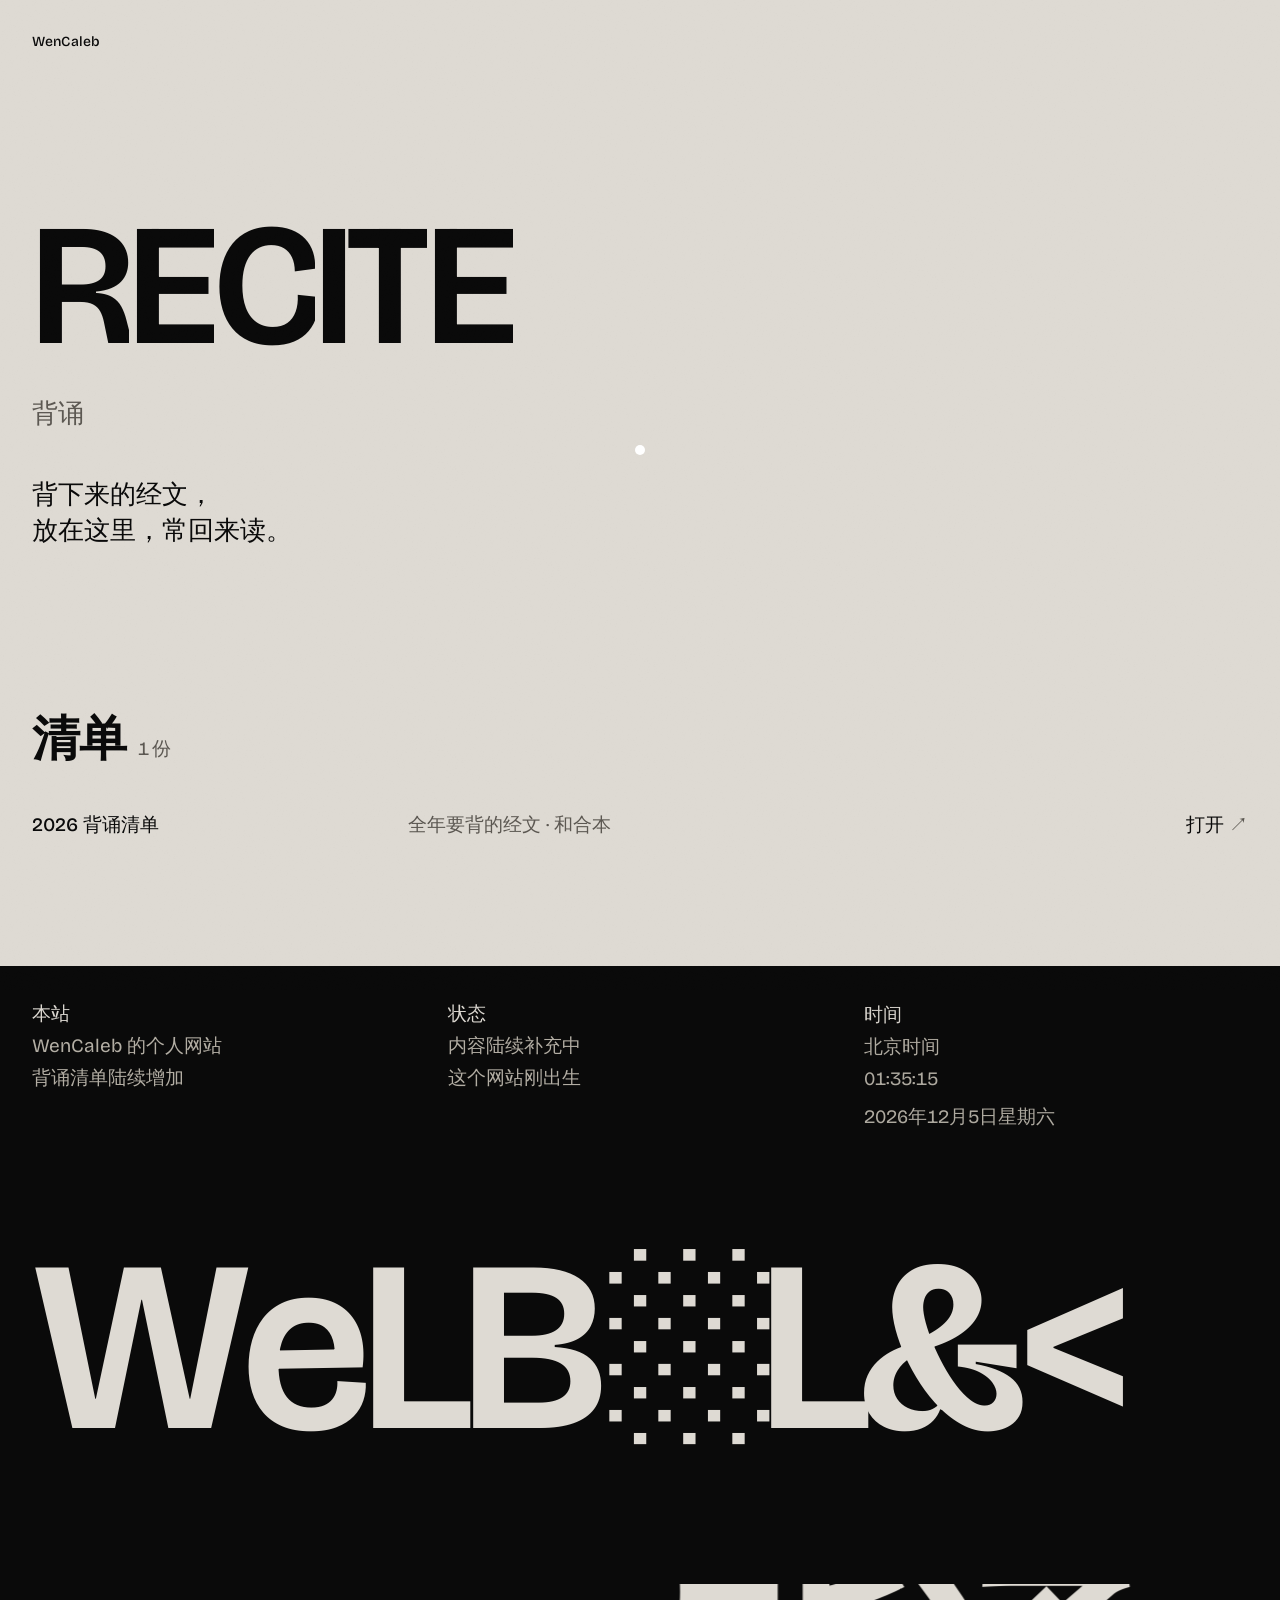
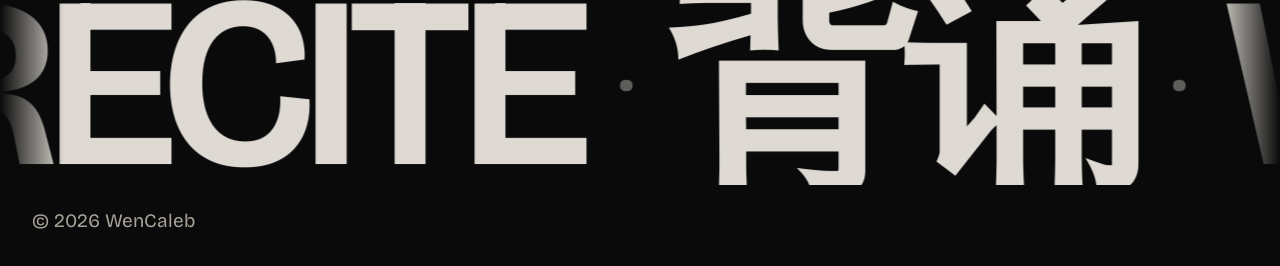
<file: recite.html>
<!DOCTYPE html>
<html lang="zh-CN">
<head>
  <meta charset="UTF-8">
  <meta name="viewport" content="width=device-width, initial-scale=1.0">
  <title>背诵 · WenCaleb</title>
  <meta name="description" content="WenCaleb 的经文背诵清单。">
  <link rel="icon" href="data:image/svg+xml,%3Csvg xmlns='http://www.w3.org/2000/svg' viewBox='0 0 64 64'%3E%3Crect width='64' height='64' fill='%23dedad3'/%3E%3Ctext x='32' y='44' font-family='sans-serif' font-size='36' font-weight='600' text-anchor='middle' fill='%230a0a0a'%3EW%3C/text%3E%3C/svg%3E">
  <link rel="preconnect" href="https://fonts.googleapis.com">
  <link rel="preconnect" href="https://fonts.gstatic.com" crossorigin>
  <link href="https://fonts.googleapis.com/css2?family=Bricolage+Grotesque:wght@400;500;600&display=swap" rel="stylesheet">
  <link rel="stylesheet" href="assets/css/site-ui.css">
  <script>
    /* .js：功能开关；.motion：动效开关（减少动态时不加，页面默认全可见） */
    document.documentElement.classList.add('js');
    if (!window.matchMedia('(prefers-reduced-motion: reduce)').matches) {
      document.documentElement.classList.add('motion');
    }
  </script>
  <script src="assets/vendor/gsap.min.js" defer></script>
  <script src="assets/vendor/ScrollTrigger.min.js" defer></script>
  <script src="assets/vendor/lenis.min.js" defer></script>
  <script src="assets/js/motion.js" defer></script>
  <script src="assets/js/cursor.js" defer></script>
  <style>
    :root {
      --bg: #dedad3;
      --surface: #d3cec6;
      --ink: #0a0a0a;
      --muted: #5c5852;
      --accent: #256f82;
      --accent-ink: #ffffff;
      --on-dark: #dedad3;
      --on-dark-muted: #b5b0a6;

      --font-display: "Bricolage Grotesque", -apple-system, BlinkMacSystemFont, "PingFang SC", "Noto Sans SC", "Microsoft YaHei", sans-serif;
      --font-text: "Bricolage Grotesque", -apple-system, BlinkMacSystemFont, "PingFang SC", "Noto Sans SC", "Microsoft YaHei", sans-serif;

      --step-small: clamp(0.8125rem, 0.79rem + 0.1vw, 0.875rem);
      --step-body: clamp(1.0625rem, 1rem + 0.25vw, 1.1875rem);
      --step-lead: clamp(1.25rem, 1.1rem + 0.7vw, 1.625rem);
      --step-head: clamp(2rem, 1.3rem + 3.2vw, 4rem);
      --step-display: clamp(9.375rem, 19vw, 18.125rem);

      --margin: 2rem;
      --gutter: 2rem;
      --section: clamp(5rem, 12vw, 13rem);
      --radius: 0px;

      --ease-out: cubic-bezier(0.22, 1, 0.36, 1);
      --t-press: 140ms;
      --t-hover: 180ms;
      --t-reveal: 750ms;
    }

    *, *::before, *::after { box-sizing: border-box; }
    html { -webkit-text-size-adjust: 100%; text-size-adjust: 100%; }
    body {
      margin: 0;
      background: var(--bg);
      color: var(--ink);
      font-family: var(--font-text);
      font-size: var(--step-body);
      line-height: 1.5;
      font-kerning: normal;
      -webkit-font-smoothing: antialiased;
      text-rendering: optimizeLegibility;
    }
    h1, h2, h3, p, figure, ul, li { margin: 0; }
    ul { padding: 0; list-style: none; }
    img { display: block; max-width: 100%; }
    a { color: inherit; }
    ::selection { background: var(--accent); color: var(--accent-ink); }
    :focus-visible { outline: 2px solid var(--accent); outline-offset: 3px; }
    .nums { font-variant-numeric: tabular-nums; }
    .sr-only { position: absolute; width: 1px; height: 1px; overflow: hidden; clip-path: inset(50%); white-space: nowrap; }

    .skip {
      position: absolute; left: 1rem; top: -4rem; z-index: 10;
      background: var(--ink); color: var(--bg);
      padding: 0.6rem 1rem; font-size: var(--step-body); text-decoration: none;
      transition: top var(--t-hover) var(--ease-out);
    }
    .skip:focus { top: 1rem; }

    /* ---------- top bar ---------- */
    .nav {
      display: flex; justify-content: space-between; align-items: baseline;
      padding: var(--margin);
      background: var(--bg);
    }
    .nav-mark { font-size: var(--step-small); font-weight: 500; letter-spacing: 0.01em; text-decoration: none; }
    .nav-links { display: flex; gap: 1.75rem; font-size: var(--step-body); }
    .nav-links a { text-decoration: none; white-space: nowrap; }
    .nav-links a:hover { text-decoration: underline; text-underline-offset: 0.25em; }

    /* ---------- page head ---------- */
    .page-head {
      background: var(--bg);
      padding: clamp(4rem, 10vw, 9rem) var(--margin) clamp(3rem, 7vw, 6rem);
    }
    .page-title {
      font-family: var(--font-display);
      font-size: clamp(4.5rem, 13.5vw, 12rem);
      font-weight: 600;
      line-height: 0.85;
      letter-spacing: -0.04em;
      margin-bottom: -0.08em;
    }
    .page-sub {
      margin-top: 1.25rem;
      font-size: var(--step-lead);
      color: var(--muted);
    }
    .page-note {
      margin-top: 2.75rem;
      font-size: var(--step-lead);
      line-height: 1.4;
      max-width: 26ch;
    }

    /* ---------- list ---------- */
    .groups { background: var(--bg); padding-bottom: var(--section); }
    .group { padding: clamp(2.5rem, 6vw, 5rem) var(--margin) 0; }
    .group-title {
      font-family: var(--font-display);
      font-size: clamp(1.75rem, 1.1rem + 2.4vw, 3.25rem);
      font-weight: 600;
      line-height: 0.98;
      letter-spacing: -0.02em;
    }
    .group-count { font-weight: 400; font-size: var(--step-body); color: var(--muted); margin-left: 0.75rem; white-space: nowrap; }
    .group-list {
      margin-top: 3rem;
      display: grid;
      row-gap: 1.625rem;
    }
    .res-row {
      display: grid;
      grid-template-columns: minmax(0, 22rem) minmax(0, 1fr) auto;
      align-items: baseline;
      column-gap: 1.5rem;
      font-size: var(--step-body);
    }
    .res-name { font-weight: 500; }
    .res-desc { color: var(--muted); }
    .res-url { text-align: right; text-decoration: none; white-space: nowrap; }
    .res-url .arrow { color: var(--muted); }
    .res-url:hover { text-decoration: underline; text-underline-offset: 0.25em; }

    /* ---------- footer ---------- */
    .footer {
      position: relative; z-index: 1;
      min-height: 100svh;
      background: var(--ink);
      color: var(--on-dark);
      display: grid;
      /* 三行全 auto（各自按内容自然高度），min-height 富余用 align-content:space-between
         分布到行间。绝不用 1fr 行吸收富余——1fr 行会被 min-height 压到小于
         大字实际高度，中间 wordmark 就溢出该行、和上下元素互相遮住。 */
      grid-template-rows: auto auto auto;
      align-content: space-between;
      padding: var(--margin);
    }
    .footer-cols {
      display: grid;
      grid-template-columns: repeat(3, minmax(0, 1fr));
      column-gap: 2rem;
      align-content: start;
    }
    .footer-cols li { font-size: var(--step-body); line-height: 1.7; }
    .footer-cols li + li { color: var(--on-dark-muted); }
    .footer-cols li.footer-cols-label { color: var(--on-dark); font-weight: 500; }
    .footer-cols a { text-decoration: none; }
    .footer-cols a:hover { text-decoration: underline; text-underline-offset: 0.25em; }
    .footer-clock { font-size: var(--step-body); }
    .footer-bottom { align-self: end; }
    .footer-legal {
      font-size: var(--step-body);
      color: var(--on-dark-muted);
      max-width: 44ch;
    }
    .footer-date {
      color: var(--on-dark-muted);
      font-size: var(--step-small);
      margin-top: 0.35rem;
    }

    /* ---------- motion（GSAP 接管；.motion 缺失时页面默认全可见） ---------- */
    .motion .reveal { opacity: 0; transform: translateY(28px); }
    .char-wrap { display: inline-block; overflow: hidden; vertical-align: bottom; }
    .motion .char { display: inline-block; transform: translateY(115%); }

    /* 降级：GSAP 失败 / 脚本未启动 → 一切可见 */
    .motion-off .reveal, .motion-off .char { opacity: 1 !important; transform: none !important; }

    @media (prefers-reduced-motion: reduce) {
      html { scroll-behavior: auto; }
    }

    /* ---------- phone ---------- */
    @media (max-width: 48em) {
      :root { --margin: 1.25rem; --gutter: 1.25rem; }
      .page-title { font-size: 15vw; }
      .page-note { max-width: 100%; }
      .res-row { grid-template-columns: minmax(0, 1fr) auto; row-gap: 0.15rem; }
      .res-desc { grid-column: 1 / -1; }
      .res-name { grid-column: 1; }
      .res-url { grid-column: 2; }
      .footer-cols { grid-template-columns: repeat(2, minmax(0, 1fr)); row-gap: 2rem; }
      .footer-wordmark { font-size: 19vw; }
    }
  </style>
</head>
<body>
  <div class="cur-dot" aria-hidden="true"><span class="cur-dot-i"></span></div>
  <div class="grain" aria-hidden="true"></div>
  <a class="skip" href="#recite">跳到内容</a>

  <nav class="nav" aria-label="站内导航">
    <span class="nav-mark">WenCaleb</span>
  </nav>

  <main id="recite">
    <section class="page-head">
      <h1 class="page-title" data-motion="chars">RECITE</h1>
      <p class="page-sub reveal">背诵</p>
      <p class="page-note reveal">背下来的经文，<br>放在这里，常回来读。</p>
    </section>

    <div class="groups">
      <section class="group reveal">
        <h2 class="group-title">清单<span class="group-count nums" id="list-count"></span></h2>
        <ul class="group-list" id="list"><!-- 由 recite/list.js 渲染 --></ul>
      </section>
    </div>
  </main>

  <footer class="footer">
    <ul class="footer-cols">
      <li class="reveal">
        <ul>
          <li class="footer-cols-label">本站</li>
          <li>WenCaleb 的个人网站</li>
          <li>背诵清单陆续增加</li>
        </ul>
      </li>
      <li class="reveal">
        <ul>
          <li class="footer-cols-label">状态</li>
          <li>内容陆续补充中</li>
          <li>这个网站刚出生</li>
        </ul>
      </li>
      <li class="reveal">
        <ul>
          <li class="footer-cols-label">时间</li>
          <li>北京时间</li>
          <li class="footer-clock nums" id="clock" data-clock-flip>--:--:--</li>
          <li class="footer-date nums" id="date">----年--月--日</li>
        </ul>
      </li>
    </ul>
    <div class="footer-wordmark-wrap" aria-hidden="true">
      <div class="footer-wordmark" data-scramble>WenCaleb</div>
    </div>
    <div class="footer-bottom">
      <div class="marquee" data-marquee-duration="36" aria-hidden="true">
        <div class="marquee-track motion">
          <div class="marquee-group" data-marquee-items="RECITE,背诵,WenCaleb,复习">
            <span class="marquee-item">RECITE</span><span class="marquee-dot">·</span><span class="marquee-item">背诵</span><span class="marquee-dot">·</span><span class="marquee-item">WenCaleb</span><span class="marquee-dot">·</span><span class="marquee-item">复习</span><span class="marquee-dot">·</span>
          </div>
          <div class="marquee-group">
            <span class="marquee-item">RECITE</span><span class="marquee-dot">·</span><span class="marquee-item">背诵</span><span class="marquee-dot">·</span><span class="marquee-item">WenCaleb</span><span class="marquee-dot">·</span><span class="marquee-item">复习</span><span class="marquee-dot">·</span>
          </div>
        </div>
      </div>
      <p class="footer-legal reveal">© 2026 WenCaleb</p>
    </div>
  </footer>

  <script src="recite/list.js"></script>
  <script>
    (function () {
      /* —— 渲染清单列表 —— */
      var ul = document.getElementById('list');
      RECITE_FILES.forEach(function (item, i) {
        var li = document.createElement('li');
        li.className = 'res-row reveal';

        var name = document.createElement('span');
        name.className = 'res-name';
        name.textContent = item.title;

        var desc = document.createElement('span');
        desc.className = 'res-desc';
        desc.textContent = item.desc;

        var a = document.createElement('a');
        a.className = 'res-url';
        a.href = 'recite-read.html?f=' + encodeURIComponent(item.file);
        a.textContent = '打开';
        var arrow = document.createElement('span');
        arrow.className = 'arrow';
        arrow.setAttribute('aria-hidden', 'true');
        arrow.textContent = ' ↗';
        a.appendChild(arrow);

        li.appendChild(name);
        li.appendChild(desc);
        li.appendChild(a);
        ul.appendChild(li);
      });
      document.getElementById('list-count').textContent = RECITE_FILES.length + ' 份';

      /* —— reveal 动效由 assets/js/motion.js 统一处理 —— */

      /* —— footer 时钟 + 日期 —— */
      var clock = document.getElementById('clock');
      var date = document.getElementById('date');
      function tick() {
        var now = new Date();
        try {
          clock.textContent = now.toLocaleTimeString('zh-CN', { hour12: false, timeZone: 'Asia/Shanghai' });
        } catch (err) {
          clock.textContent = now.toTimeString().slice(0, 8);
        }
        if (date) {
          try {
            date.textContent = now.toLocaleDateString('zh-CN', { timeZone: 'Asia/Shanghai', year: 'numeric', month: 'long', day: 'numeric', weekday: 'long' });
          } catch (err) {
            date.textContent = now.getFullYear() + '/' + (now.getMonth() + 1) + '/' + now.getDate();
          }
        }
      }
      tick();
      setInterval(tick, 1000);
    })();
  </script>

  <!-- 兜底：动效脚本没启动时，强制显示全部内容 -->
  <script>
    window.addEventListener('load', function () {
      setTimeout(function () {
        if (!window.__motionStarted) document.documentElement.classList.add('motion-off');
      }, 1200);
    });
  </script>
</body>
</html>
</file>
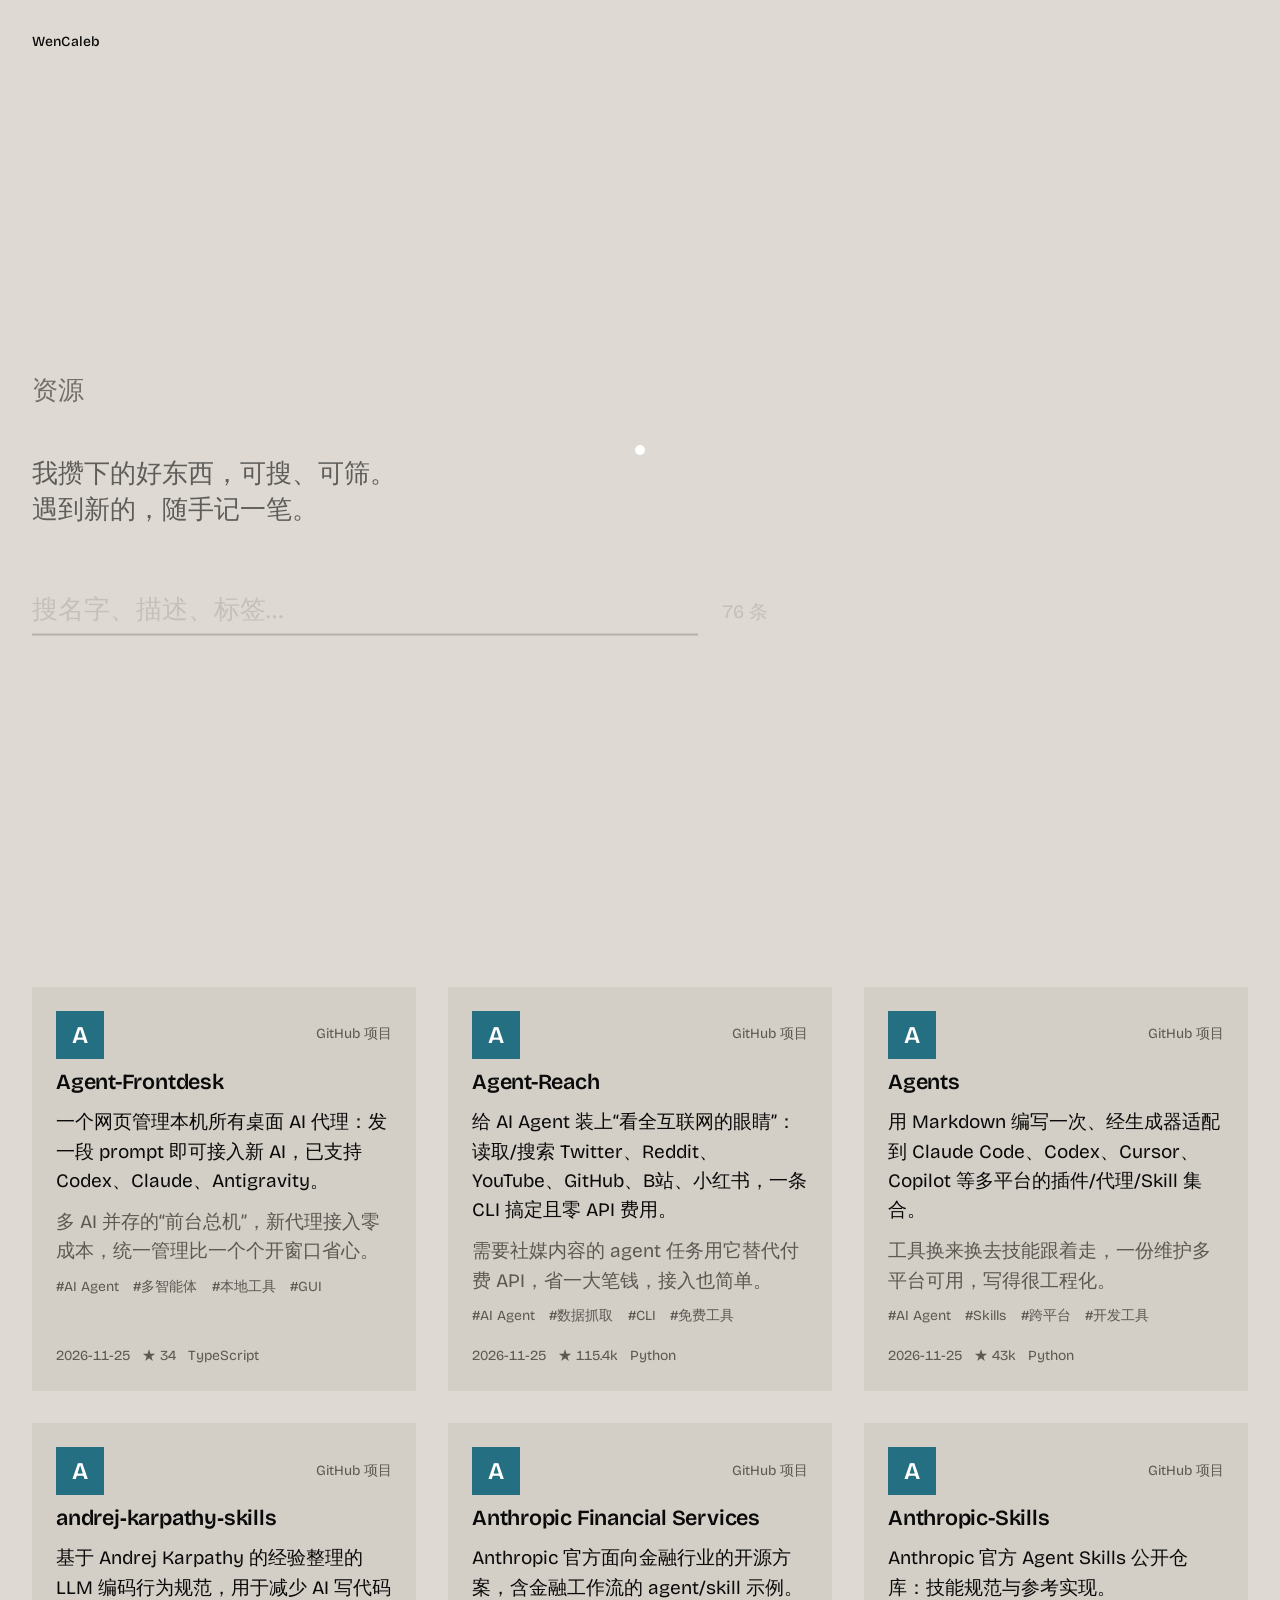
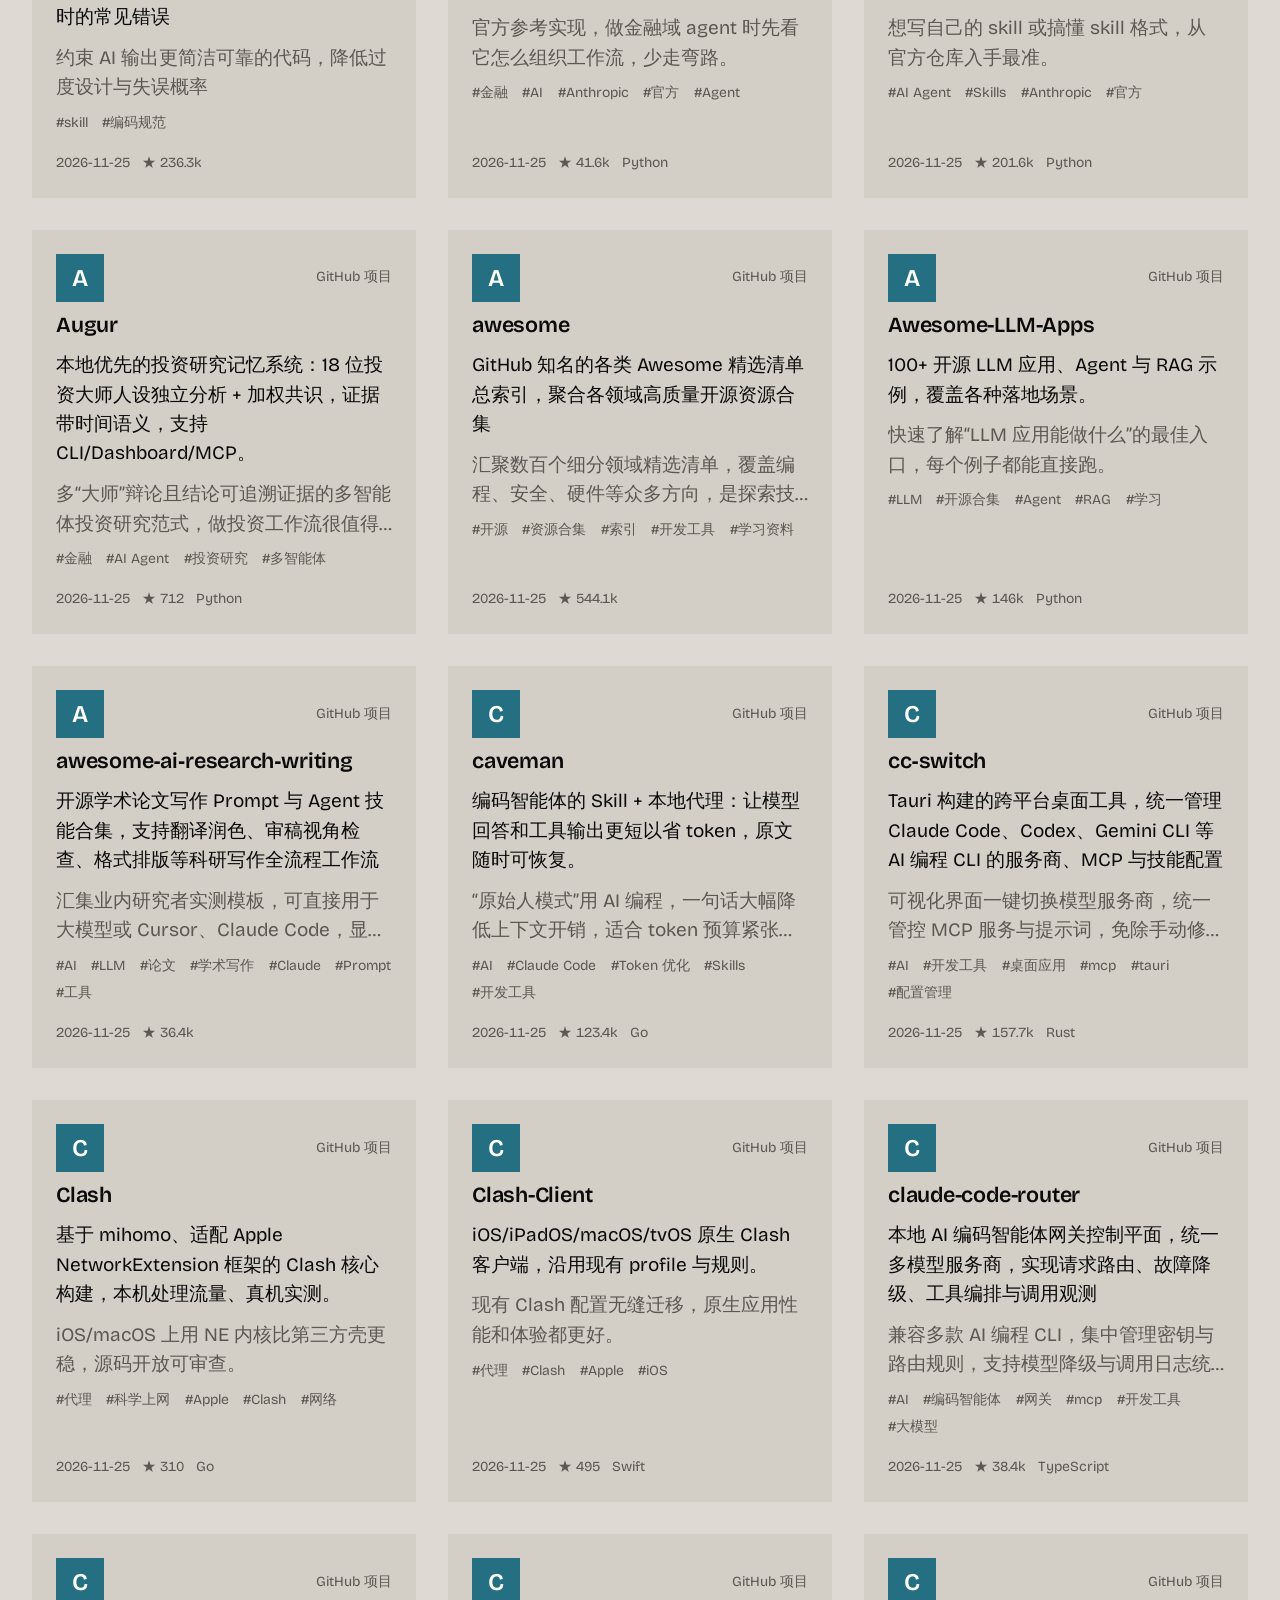
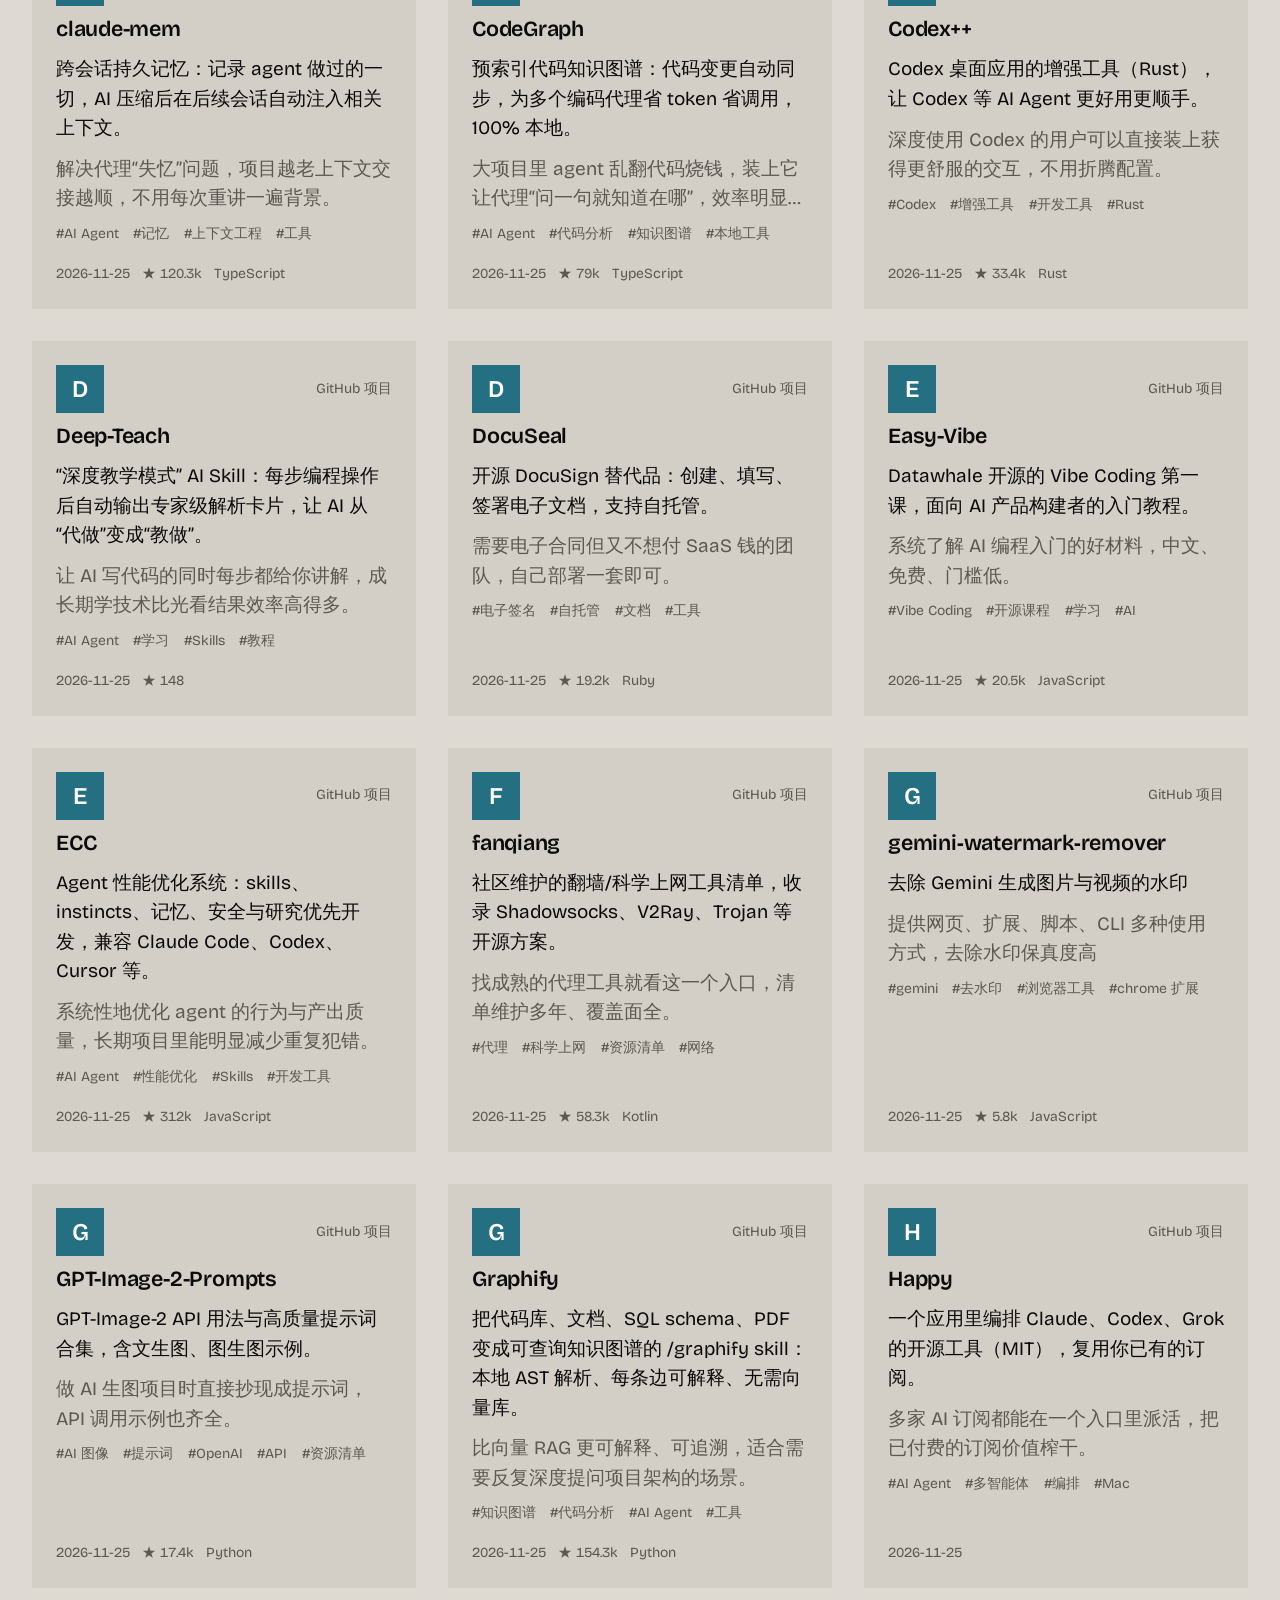
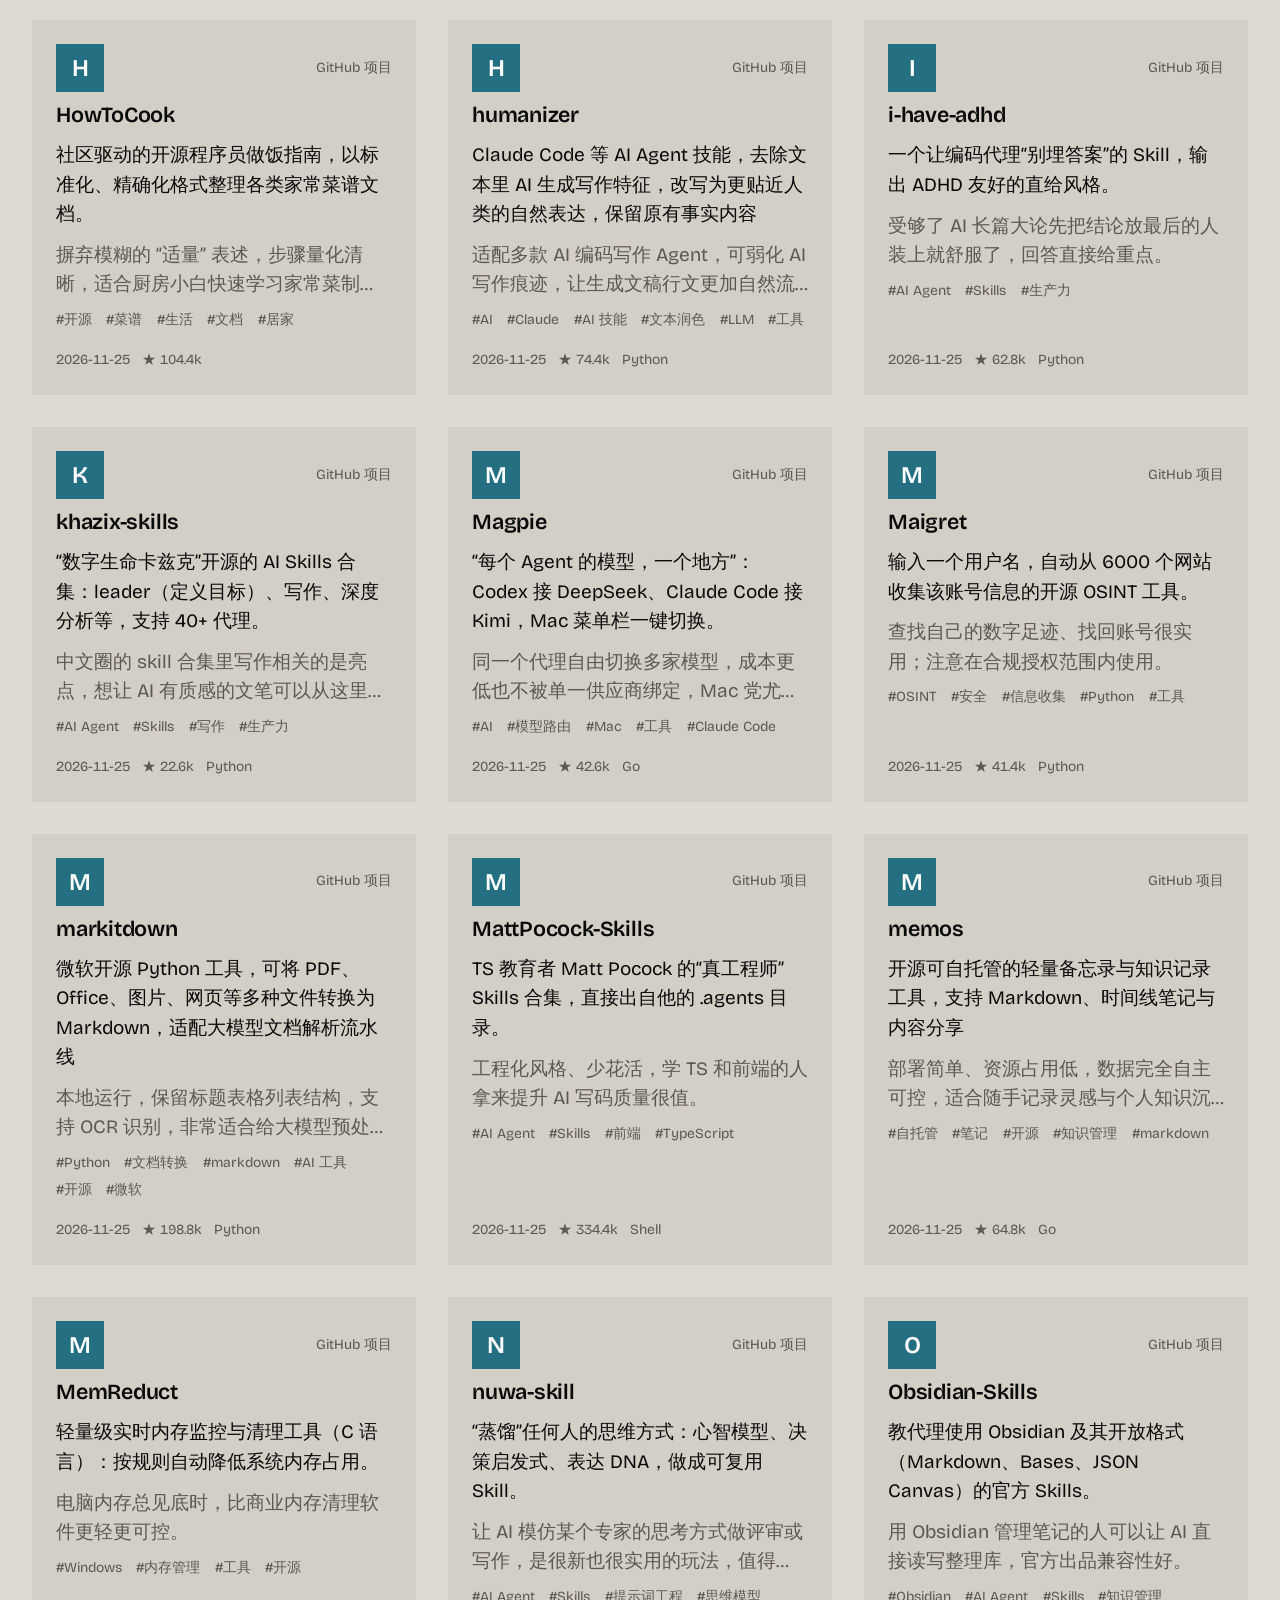
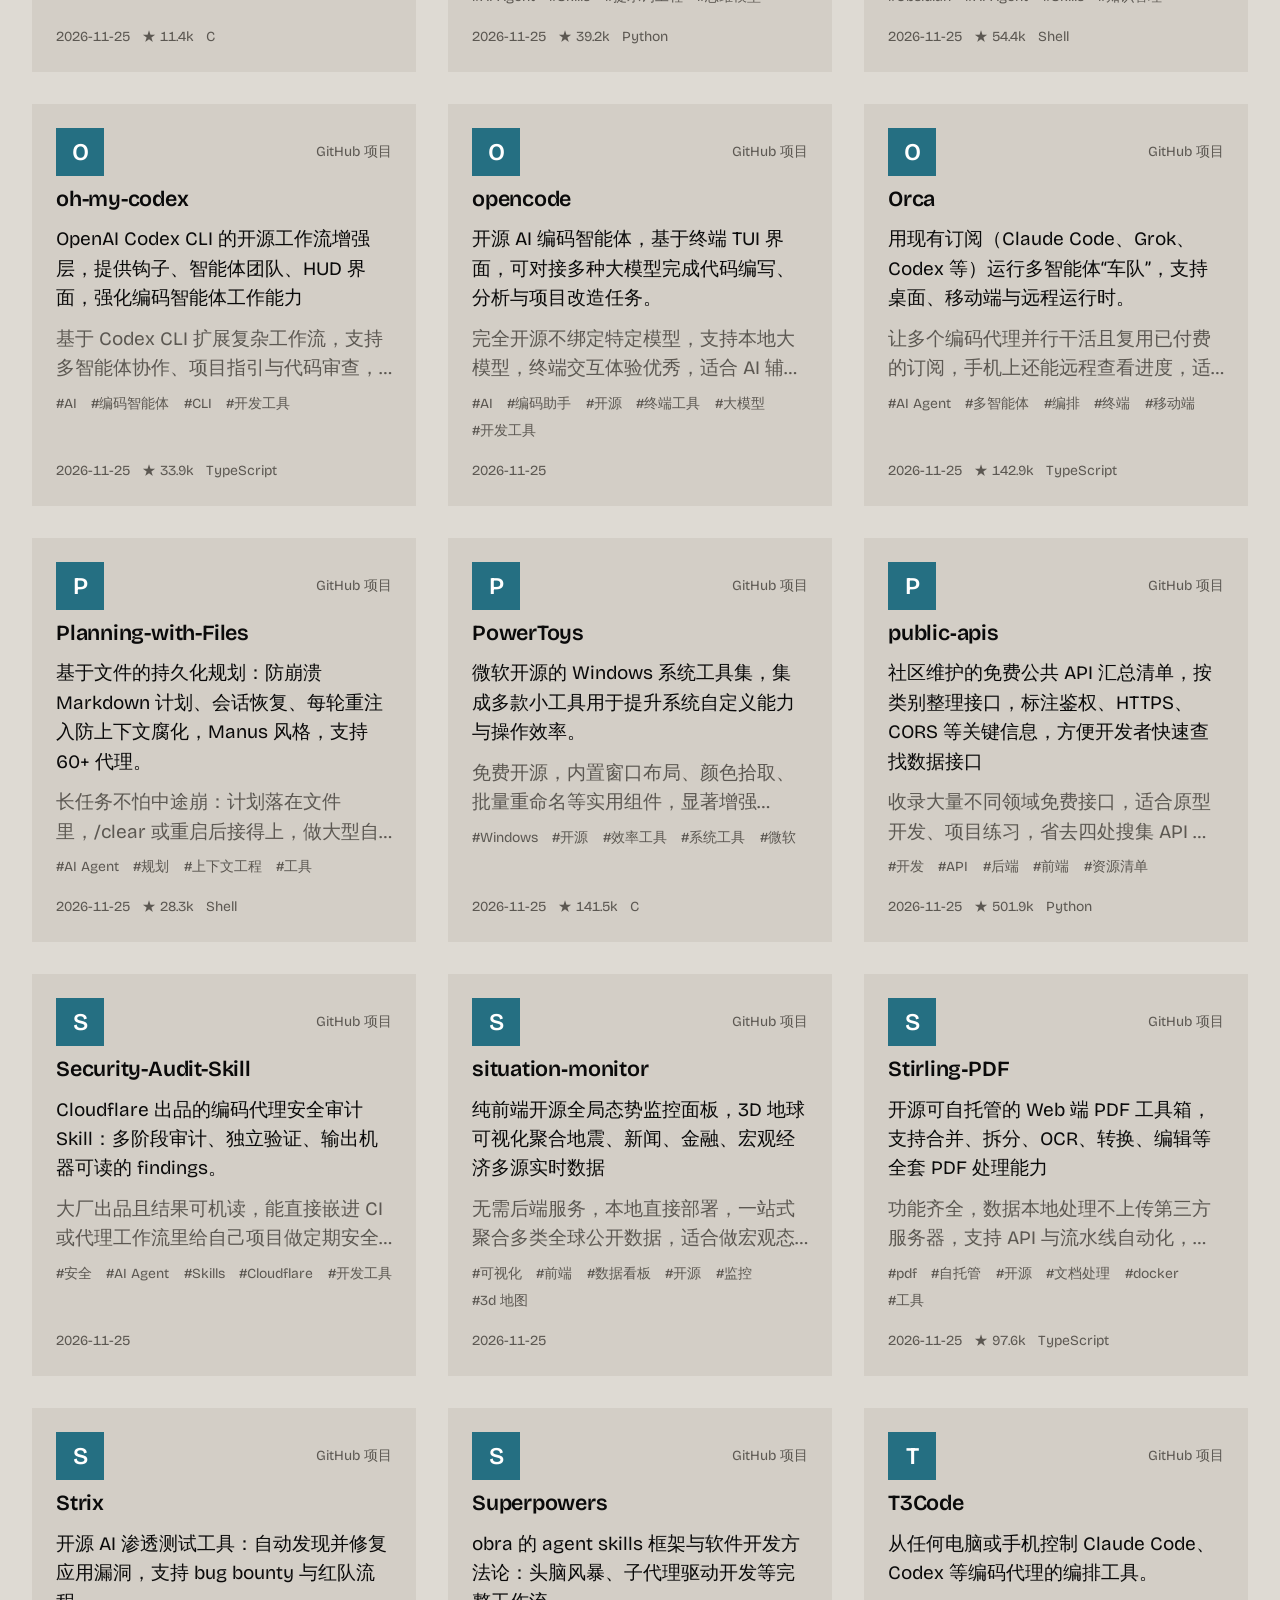
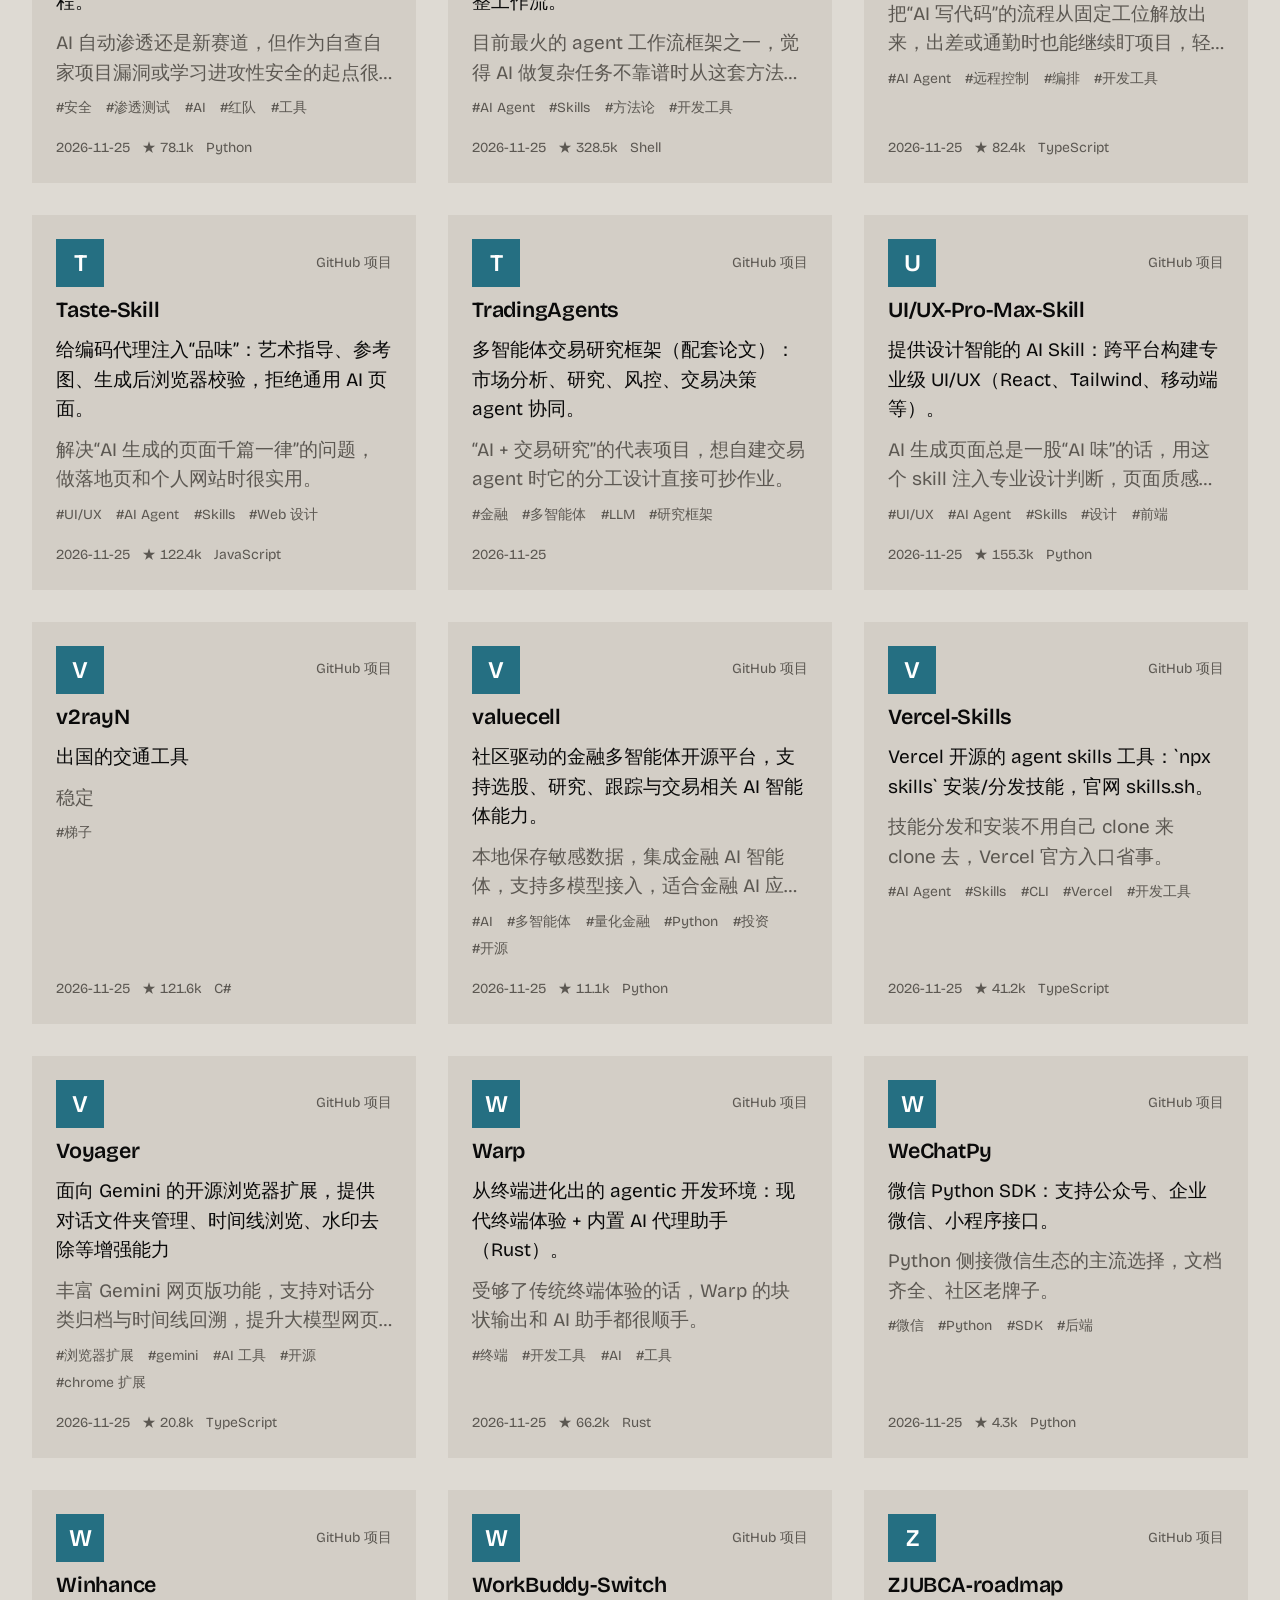
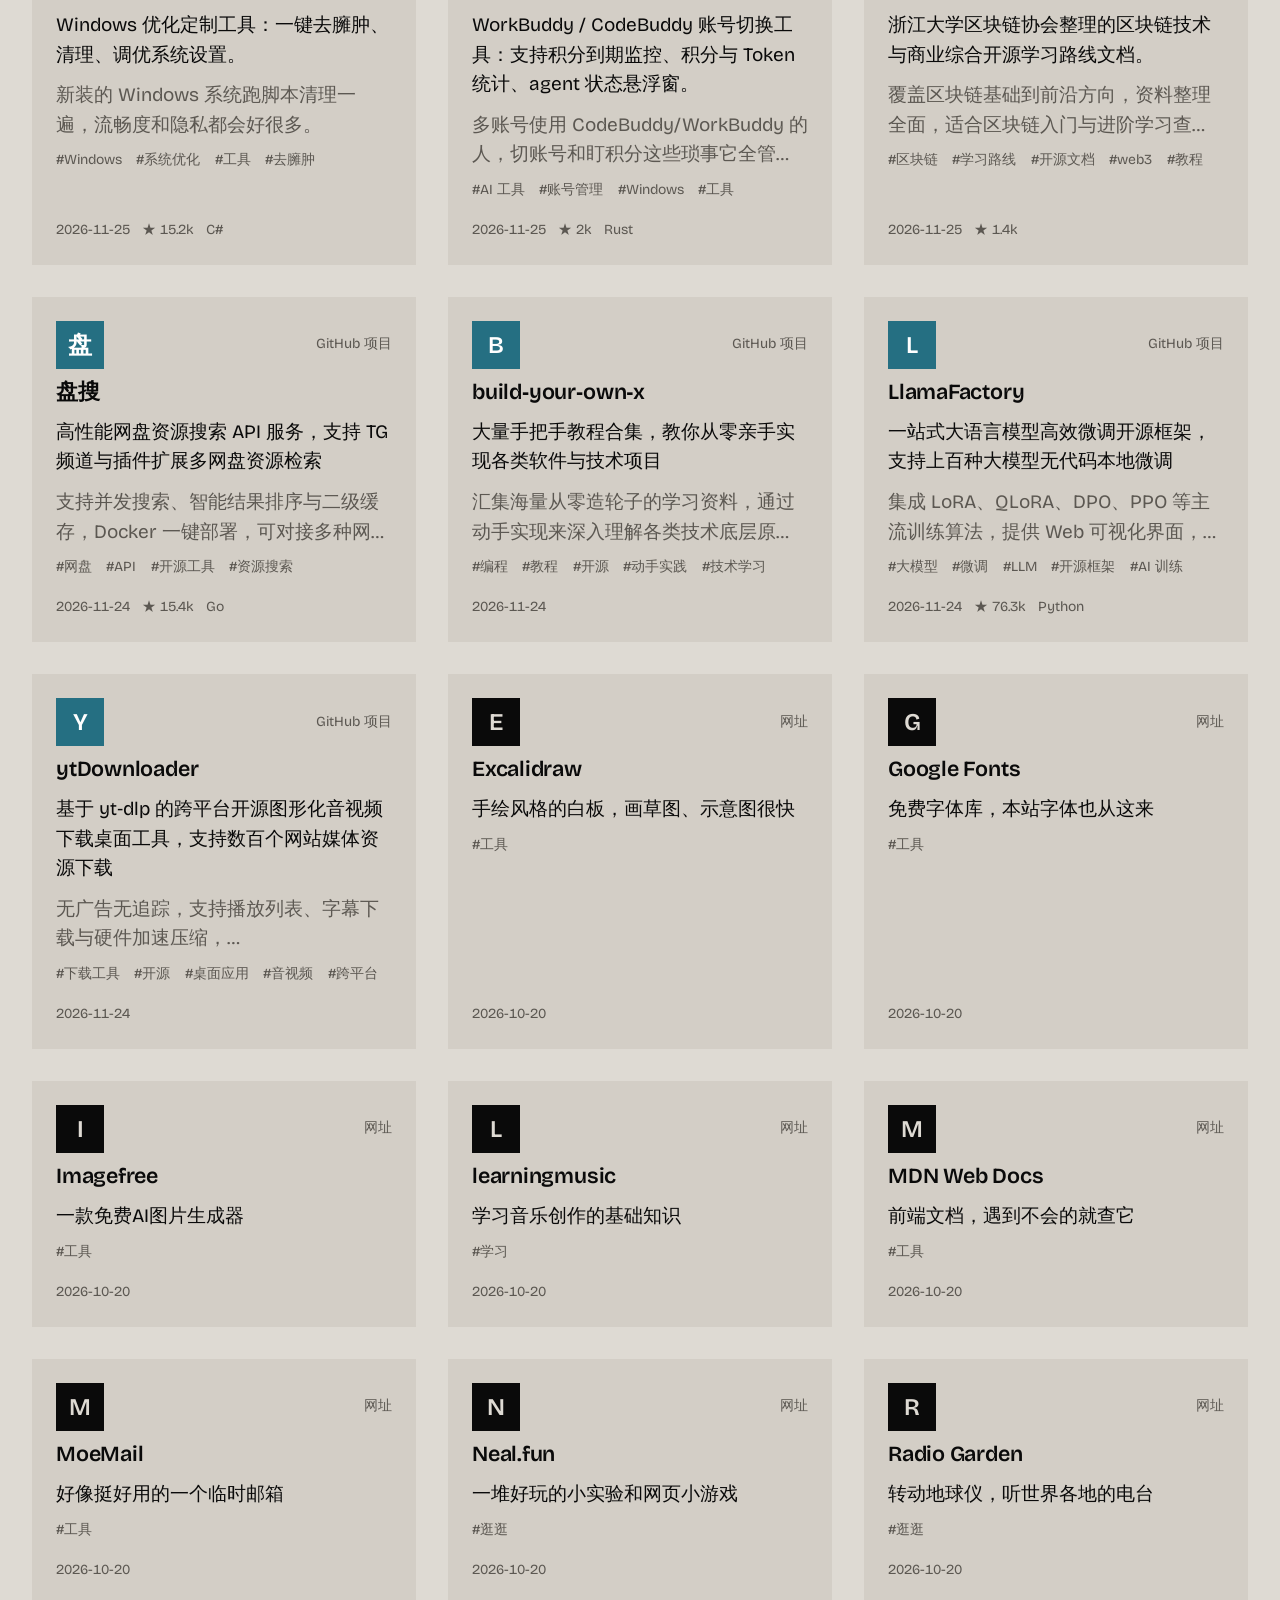
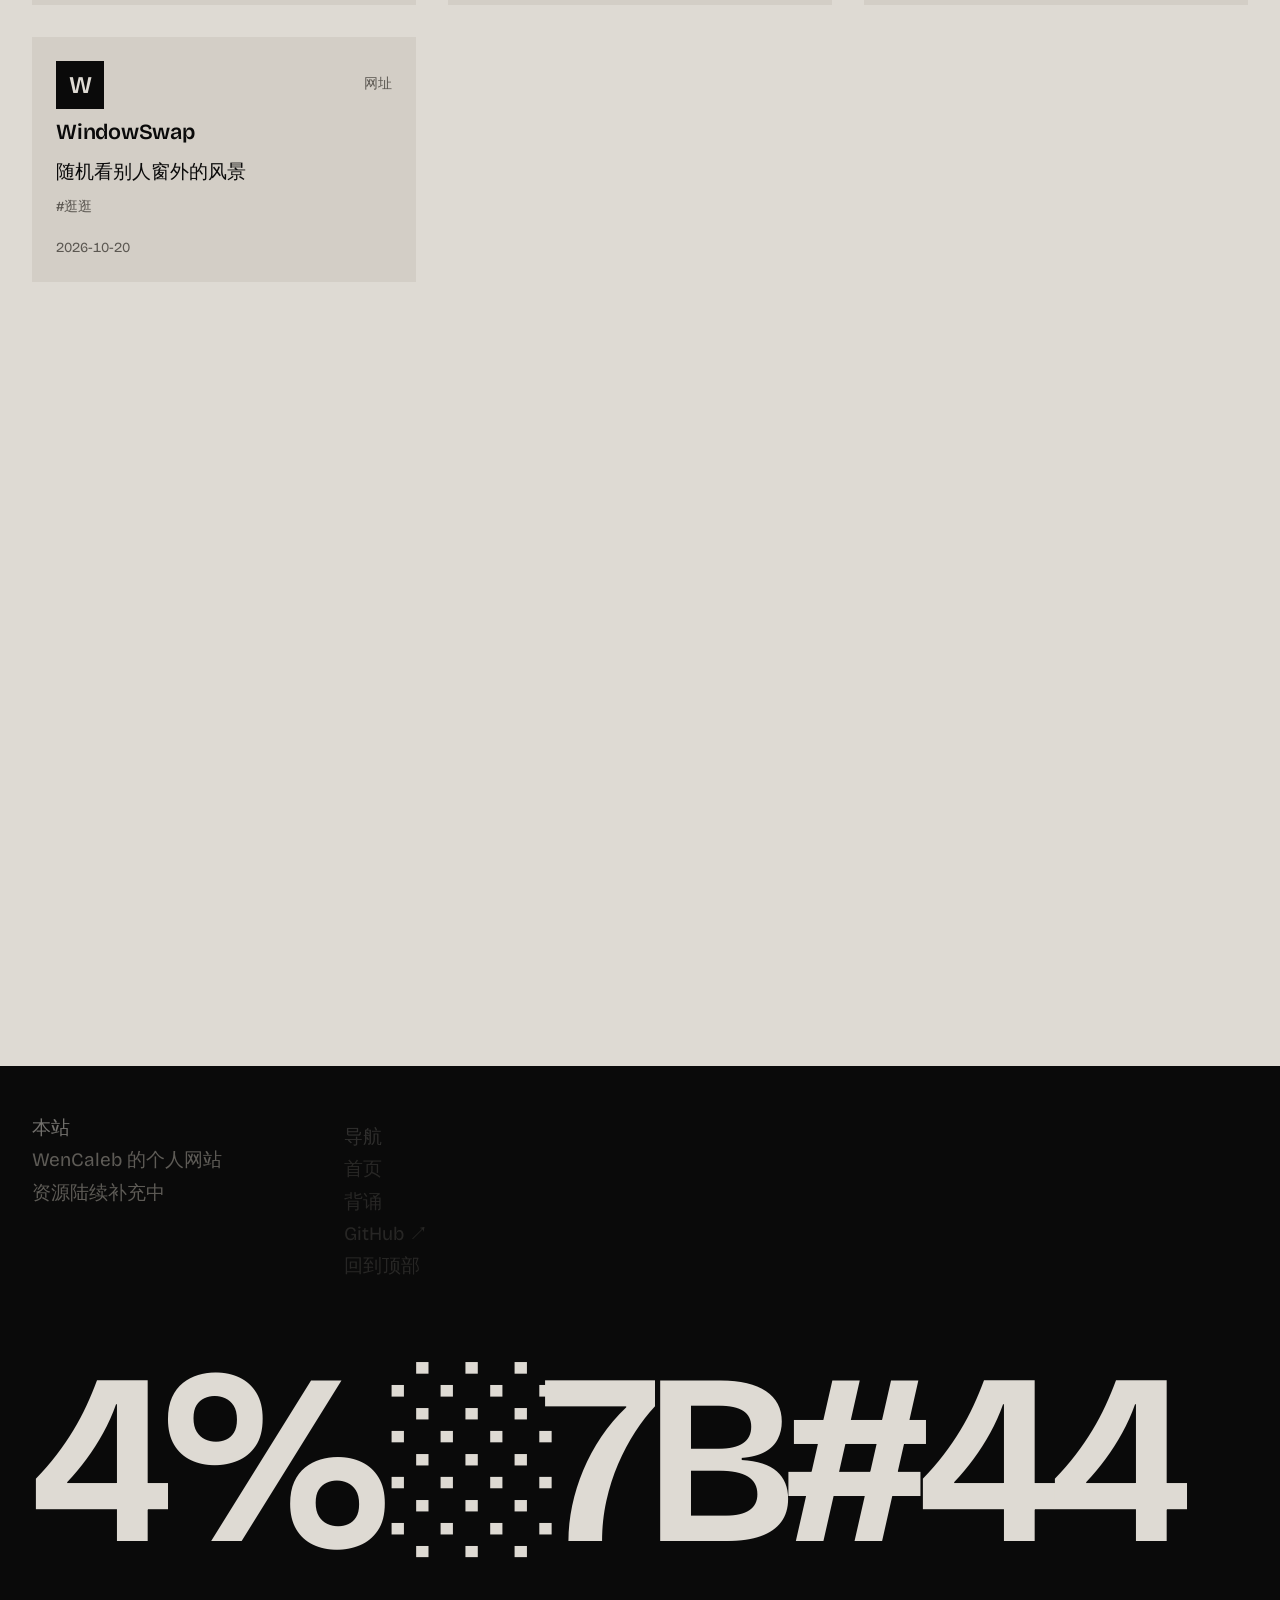
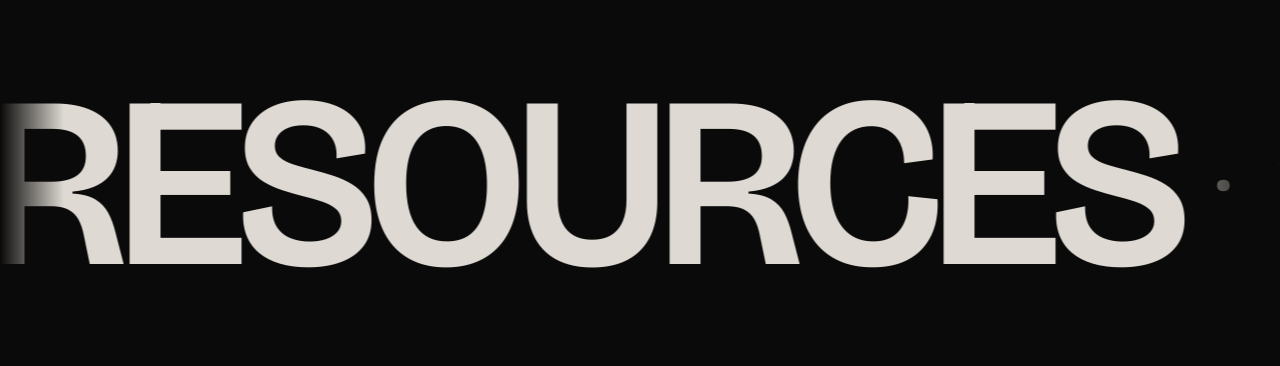
<file: resources.html>
<!DOCTYPE html>
<html lang="zh-CN">
<head>
  <meta charset="UTF-8">
  <meta name="viewport" content="width=device-width, initial-scale=1.0">
  <title>资源 · WenCaleb</title>
  <meta name="description" content="WenCaleb 攒下的好用工具、GitHub 项目和有意思的网站，可搜索、可筛选。">
  <link rel="icon" href="data:image/svg+xml,%3Csvg xmlns='http://www.w3.org/2000/svg' viewBox='0 0 64 64'%3E%3Crect width='64' height='64' fill='%23dedad3'/%3E%3Ctext x='32' y='44' font-family='sans-serif' font-size='36' font-weight='600' text-anchor='middle' fill='%230a0a0a'%3EW%3C/text%3E%3C/svg%3E">
  <link rel="preconnect" href="https://fonts.googleapis.com">
  <link rel="preconnect" href="https://fonts.gstatic.com" crossorigin>
  <link href="https://fonts.googleapis.com/css2?family=Bricolage+Grotesque:wght@400;500;600&display=swap" rel="stylesheet">
  <link rel="stylesheet" href="assets/css/site-ui.css">
  <script>
    /* .js：功能开关；.motion：动效开关（减少动态时不加，页面默认全可见） */
    document.documentElement.classList.add('js');
    if (!window.matchMedia('(prefers-reduced-motion: reduce)').matches) {
      document.documentElement.classList.add('motion');
    }
  </script>
  <script src="assets/vendor/gsap.min.js" defer></script>
  <script src="assets/vendor/ScrollTrigger.min.js" defer></script>
  <script src="assets/vendor/lenis.min.js" defer></script>
  <script src="assets/js/motion.js" defer></script>
  <script src="assets/js/cursor.js" defer></script>
  <style>
    :root {
      --bg: #dedad3;
      --surface: #d3cec6;
      --surface-hover: #c9c4ba;
      --ink: #0a0a0a;
      --muted: #5c5852;
      --accent: #256f82;
      --accent-ink: #ffffff;
      --on-dark: #dedad3;
      --on-dark-muted: #b5b0a6;

      --font-display: "Bricolage Grotesque", -apple-system, BlinkMacSystemFont, "PingFang SC", "Noto Sans SC", "Microsoft YaHei", sans-serif;
      --font-text: "Bricolage Grotesque", -apple-system, BlinkMacSystemFont, "PingFang SC", "Noto Sans SC", "Microsoft YaHei", sans-serif;

      --step-small: clamp(0.8125rem, 0.79rem + 0.1vw, 0.875rem);
      --step-body: clamp(1.0625rem, 1rem + 0.25vw, 1.1875rem);
      --step-lead: clamp(1.25rem, 1.1rem + 0.7vw, 1.625rem);
      --step-head: clamp(2rem, 1.3rem + 3.2vw, 4rem);
      --step-display: clamp(9.375rem, 19vw, 18.125rem);

      --margin: 2rem;
      --gutter: 2rem;
      --section: clamp(5rem, 12vw, 13rem);
      --radius: 0px;

      --ease-out: cubic-bezier(0.22, 1, 0.36, 1);
      --t-press: 140ms;
      --t-hover: 180ms;
      --t-reveal: 750ms;
    }

    *, *::before, *::after { box-sizing: border-box; }
    html { -webkit-text-size-adjust: 100%; text-size-adjust: 100%; }
    body {
      margin: 0;
      background: var(--bg);
      color: var(--ink);
      font-family: var(--font-text);
      font-size: var(--step-body);
      line-height: 1.5;
      font-kerning: normal;
      -webkit-font-smoothing: antialiased;
      text-rendering: optimizeLegibility;
    }
    h1, h2, h3, p, figure, ul, li { margin: 0; }
    ul { padding: 0; list-style: none; }
    img { display: block; max-width: 100%; }
    a { color: inherit; }
    ::selection { background: var(--accent); color: var(--accent-ink); }
    :focus-visible { outline: 2px solid var(--accent); outline-offset: 3px; }
    .nums { font-variant-numeric: tabular-nums; }
    .sr-only { position: absolute; width: 1px; height: 1px; overflow: hidden; clip-path: inset(50%); white-space: nowrap; }

    .skip {
      position: absolute; left: 1rem; top: -4rem; z-index: 10;
      background: var(--ink); color: var(--bg);
      padding: 0.6rem 1rem; font-size: var(--step-body); text-decoration: none;
      transition: top var(--t-hover) var(--ease-out);
    }
    .skip:focus { top: 1rem; }

    /* ---------- top bar：纯文本条，与背诵页同款极简 ---------- */
    .nav {
      display: flex; justify-content: space-between; align-items: baseline;
      padding: var(--margin);
      background: var(--bg);
    }
    .nav-mark { font-size: var(--step-small); font-weight: 500; letter-spacing: 0.01em; }

    /* ---------- 页头：大标题 + 检索 + 筛选 ---------- */
    .page-head {
      background: var(--bg);
      padding: clamp(4rem, 10vw, 9rem) var(--margin) clamp(3rem, 6vw, 5rem);
    }
    .page-title {
      font-family: var(--font-display);
      font-size: clamp(4.5rem, 13.5vw, 12rem);
      font-weight: 600;
      line-height: 0.85;
      letter-spacing: -0.04em;
      margin-bottom: -0.08em;
    }
    .page-sub {
      margin-top: 1.25rem;
      font-size: var(--step-lead);
      color: var(--muted);
    }
    .page-note {
      margin-top: 2.5rem;
      font-size: var(--step-lead);
      line-height: 1.4;
      max-width: 26ch;
    }

    .searchbar {
      margin-top: 2.75rem;
      display: flex; align-items: baseline; gap: 1.5rem;
      max-width: 46rem;
    }
    .searchbar input {
      flex: 1; min-width: 0;
      background: transparent;
      border: none; border-bottom: 2px solid var(--ink);
      border-radius: var(--radius);
      padding: 0.35em 0;
      font-family: var(--font-text);
      font-size: var(--step-lead);
      color: var(--ink);
    }
    .searchbar input::placeholder { color: var(--muted); }
    .searchbar input:focus { outline: none; border-bottom-color: var(--accent); }
    .searchbar input:focus-visible { outline: none; }
    .count { font-size: var(--step-body); color: var(--muted); white-space: nowrap; }

    .chips { margin-top: 1.75rem; display: flex; flex-wrap: wrap; gap: 0.6rem; }
    .chip {
      padding: 0.35rem 0.9rem;
      background: var(--surface);
      color: var(--ink);
      border: none; border-radius: var(--radius);
      font-family: var(--font-text);
      font-size: var(--step-small);
      cursor: pointer;
      white-space: nowrap;
      transition: background-color var(--t-hover) ease, color var(--t-hover) ease, transform var(--t-press) var(--ease-out);
    }
    .chip:hover { background: var(--surface-hover); }
    .chip:active { transform: scale(0.96); }
    .chip.active { background: var(--ink); color: var(--bg); }
    .chip-sep { width: 1rem; }

    .page-action {
      display: none;
      align-items: center;
      margin-top: 2.75rem;
      min-height: 2.9rem; padding: 0 1.25rem;
      background: var(--ink); color: var(--bg);
      border: none; cursor: pointer;
      font-family: var(--font-text);
      font-size: var(--step-body); font-weight: 500;
      white-space: nowrap;
      border-radius: var(--radius);
      transition: background-color var(--t-hover) ease, transform var(--t-press) var(--ease-out);
    }
    .js .page-action { display: inline-flex; }
    .page-action:hover { background: #2c2b28; }
    .page-action:active { transform: scale(0.97); }

    /* ---------- 卡片墙 ---------- */
    .cards {
      background: var(--bg);
      padding: clamp(2.5rem, 6vw, 4.5rem) var(--margin) var(--section);
      display: grid;
      grid-template-columns: repeat(3, minmax(0, 1fr));
      gap: var(--gutter);
    }
    .card {
      display: flex; flex-direction: column; gap: 0.7rem;
      background: var(--surface);
      padding: 1.5rem;
      text-decoration: none;
      transition: background-color var(--t-hover) ease, transform var(--t-hover) var(--ease-out);
      animation: cardIn 550ms var(--ease-out) backwards;
      animation-delay: var(--d, 0ms);
    }
    .card:hover { background: var(--surface-hover); transform: translateY(-4px); }
    .card:active { transform: translateY(-1px) scale(0.99); }
    .card:hover:active { transform: translateY(-2px) scale(0.995); }
    @keyframes cardIn {
      from { opacity: 0; transform: translateY(18px); }
    }

    .card-top { display: flex; align-items: center; gap: 0.75rem; }
    .mono {
      width: 3rem; height: 3rem; flex: none;
      display: grid; place-items: center;
      background: var(--ink); color: var(--bg);
      font-family: var(--font-display);
      font-size: 1.5rem; font-weight: 600;
    }
    .card-github .mono { background: var(--accent); color: var(--accent-ink); }
    .badge { font-size: var(--step-small); color: var(--muted); margin-left: auto; }

    .card-name {
      font-family: var(--font-display);
      font-size: 1.35rem; font-weight: 600;
      line-height: 1.2; letter-spacing: -0.01em;
    }
    .card:hover .card-name { text-decoration: underline; text-underline-offset: 0.2em; }
    .card-desc { line-height: 1.55; }
    .card-reason {
      color: var(--muted); line-height: 1.55;
      display: -webkit-box; -webkit-line-clamp: 2; -webkit-box-orient: vertical; overflow: hidden;
    }
    .card-tags { display: flex; flex-wrap: wrap; gap: 0.4rem 0.9rem; }
    .card-tags span { font-size: var(--step-small); color: var(--muted); }
    .card-meta {
      margin-top: auto; padding-top: 0.5rem;
      display: flex; flex-wrap: wrap; gap: 0.35rem 0.75rem;
      font-size: var(--step-small); color: var(--muted);
    }

    .empty {
      padding: 0 var(--margin) var(--section);
      font-size: var(--step-lead); color: var(--muted);
    }
    .empty button {
      background: none; border: none; padding: 0;
      font: inherit; color: var(--ink); cursor: pointer;
      text-decoration: underline; text-underline-offset: 0.25em;
    }
    .build-hint {
      padding: 0 var(--margin) var(--section);
      font-size: var(--step-lead); color: var(--muted); max-width: 30em;
    }

    /* ---------- photo band ---------- */
    .band {
      position: relative; z-index: 1;
      background: var(--bg);
      line-height: 0;
    }
    .band img {
      position: relative;
      width: 100%;
      height: min(70svh, 52rem);
      object-fit: cover;
      object-position: center 60%;
      filter: grayscale(1) contrast(1.05);
    }

    /* ---------- footer ---------- */
    .footer {
      position: relative; z-index: 1;
      min-height: 100svh;
      background: var(--ink);
      color: var(--on-dark);
      display: grid;
      /* 三行全 auto（各自按内容自然高度），min-height 富余用 align-content:space-between
         分布到行间。绝不用 1fr 行吸收富余——1fr 行会被 min-height 压到小于
         大字实际高度，中间 wordmark 就溢出该行、和上下元素互相遮住。 */
      grid-template-rows: auto auto auto;
      align-content: space-between;
      padding: var(--margin);
    }
    .footer-cols {
      display: grid;
      grid-template-columns: repeat(4, minmax(0, 1fr));
      column-gap: 2rem;
      align-content: start;
    }
    .footer-cols li { font-size: var(--step-body); line-height: 1.7; }
    .footer-cols li + li { color: var(--on-dark-muted); }
    .footer-cols li.footer-cols-label { color: var(--on-dark); font-weight: 500; }
    .footer-cols a { text-decoration: none; }
    .footer-cols a:hover { text-decoration: underline; text-underline-offset: 0.25em; }
    .footer-clock { font-size: var(--step-body); }
    .footer-bottom { align-self: end; }
    .footer-legal {
      font-size: var(--step-body);
      color: var(--on-dark-muted);
      max-width: 44ch;
    }

    /* ---------- motion（GSAP 接管；.motion 缺失时页面默认全可见） ---------- */
    .motion .reveal { opacity: 0; transform: translateY(28px); }
    .char-wrap { display: inline-block; overflow: hidden; vertical-align: bottom; }
    .motion .char { display: inline-block; transform: translateY(115%); }
    .motion .img-reveal { clip-path: inset(0 0 100% 0); }

    /* 降级：GSAP 失败 / 脚本未启动 → 一切可见 */
    .motion-off .reveal, .motion-off .char { opacity: 1 !important; transform: none !important; }
    .motion-off .img-reveal { clip-path: none !important; }

    @media (prefers-reduced-motion: reduce) {
      html { scroll-behavior: auto; }
      .card { animation: none; }
      .card:hover { transform: none; }
    }

    /* ---------- phone ---------- */
    @media (max-width: 48em) {
      :root { --margin: 1.25rem; --gutter: 1.25rem; }
      .page-title { font-size: 15vw; }
      .page-note { max-width: 100%; }
      .searchbar { flex-direction: column; gap: 0.5rem; max-width: none; }
      .count { align-self: flex-end; }
      .cards { grid-template-columns: minmax(0, 1fr); padding-top: 2rem; gap: 1rem; }
      .band img { height: 56svh; }
      .footer-cols { grid-template-columns: repeat(2, minmax(0, 1fr)); row-gap: 2rem; }
    }
    @media (min-width: 48em) and (max-width: 64em) {
      .cards { grid-template-columns: repeat(2, minmax(0, 1fr)); }
    }
  </style>
</head>
<body>
  <div class="cur-dot" aria-hidden="true"><span class="cur-dot-i"></span></div>
  <div class="grain" aria-hidden="true"></div>
  <a class="skip" href="#res">跳到内容</a>

  <nav class="nav" aria-label="站内导航">
    <span class="nav-mark">WenCaleb</span>
  </nav>

  <main id="res">
    <section class="page-head">
      <h1 class="page-title" data-motion="chars">RESOURCES</h1>
      <p class="page-sub reveal">资源</p>
      <p class="page-note reveal">我攒下的好东西，可搜、可筛。<br>遇到新的，随手记一笔。</p>
      <div class="searchbar reveal">
        <input id="q" type="search" placeholder="搜名字、描述、标签…" autocomplete="off" spellcheck="false" aria-label="搜索资源" title="按 / 快速聚焦">
        <span class="count nums" id="count" aria-live="polite"></span>
      </div>
      <div class="chips reveal" id="chips" role="group" aria-label="筛选"></div>
      <button class="page-action reveal" id="random-go" data-magnet type="button">随机去一个<span aria-hidden="true"> ↗</span></button>
      <noscript>
        <p class="page-note" style="margin-top:2rem">列表需要打开 JavaScript 才能显示。</p>
      </noscript>
    </section>

    <section class="cards" id="grid" aria-label="资源卡片"></section>
    <div class="empty" id="empty" hidden>没找到。换个词试试，或者 <button type="button" id="clear">清掉所有筛选</button>。</div>
    <div class="build-hint" id="build-hint" hidden>资源数据还没生成：双击网站文件夹里的 <strong>build.bat</strong>，再刷新这个页面。</div>

    <figure class="band img-reveal" data-parallax aria-hidden="true">
      <picture>
        <source type="image/avif" srcset="assets/band-1-480w.avif 480w, assets/band-1-768w.avif 768w, assets/band-1-1200w.avif 1200w, assets/band-1-1600w.avif 1600w, assets/band-1-2400w.avif 2400w" sizes="100vw">
        <source type="image/webp" srcset="assets/band-1-480w.webp 480w, assets/band-1-768w.webp 768w, assets/band-1-1200w.webp 1200w, assets/band-1-1600w.webp 1600w, assets/band-1-2400w.webp 2400w" sizes="100vw">
        <img src="assets/band-1.jpg" alt="" width="2400" height="1350" loading="lazy" decoding="async">
      </picture>
    </figure>
  </main>

  <footer class="footer">
    <ul class="footer-cols">
      <li class="reveal">
        <ul>
          <li class="footer-cols-label">本站</li>
          <li>WenCaleb 的个人网站</li>
          <li>资源陆续补充中</li>
        </ul>
      </li>
      <li class="reveal">
        <ul>
          <li class="footer-cols-label">导航</li>
          <li><a href="index.html">首页</a></li>
          <li><a href="recite.html">背诵</a></li>
          <li><a href="https://github.com/WenCaleb" target="_blank" rel="noopener">GitHub<span aria-hidden="true"> ↗</span></a></li>
          <li><a href="#res">回到顶部</a></li>
        </ul>
      </li>
      <li class="reveal">
        <ul>
          <li class="footer-cols-label">状态</li>
          <li>网址会一直加下去</li>
          <li>这个网站刚出生</li>
        </ul>
      </li>
      <li class="reveal">
        <ul>
          <li class="footer-cols-label">时间</li>
          <li>北京时间</li>
          <li class="footer-clock nums" id="clock" data-clock-flip>--:--:--</li>
        </ul>
      </li>
    </ul>
    <div class="footer-wordmark-wrap" aria-hidden="true">
      <div class="footer-wordmark" data-scramble>WenCaleb</div>
    </div>
    <div class="footer-bottom">
      <div class="marquee" data-marquee-duration="36" aria-hidden="true">
        <div class="marquee-track motion">
          <div class="marquee-group" data-marquee-items="RESOURCES,资源,WenCaleb,备份">
            <span class="marquee-item">RESOURCES</span><span class="marquee-dot">·</span><span class="marquee-item">资源</span><span class="marquee-dot">·</span><span class="marquee-item">WenCaleb</span><span class="marquee-dot">·</span><span class="marquee-item">备份</span><span class="marquee-dot">·</span>
          </div>
          <div class="marquee-group">
            <span class="marquee-item">RESOURCES</span><span class="marquee-dot">·</span><span class="marquee-item">资源</span><span class="marquee-dot">·</span><span class="marquee-item">WenCaleb</span><span class="marquee-dot">·</span><span class="marquee-item">备份</span><span class="marquee-dot">·</span>
          </div>
        </div>
      </div>
      <p class="footer-legal reveal">© 2026 WenCaleb · 照片来自 Unsplash：Todd Quackenbush</p>
    </div>
  </footer>

  <script src="assets/fuse.min.js"></script>
  <script src="resources/data.js"></script>
  <script>
    (function () {
      'use strict';
      var reduce = window.matchMedia('(prefers-reduced-motion: reduce)').matches;
      var DATA = window.RESOURCES_DATA;

      var grid = document.getElementById('grid');
      var empty = document.getElementById('empty');
      var hint = document.getElementById('build-hint');
      var countEl = document.getElementById('count');
      var chipsEl = document.getElementById('chips');
      var qInput = document.getElementById('q');

      if (!DATA || !DATA.length) {
        hint.hidden = false;
        document.querySelector('.searchbar').hidden = true;
        document.getElementById('chips').hidden = true;
        document.getElementById('random-go').hidden = true;
      } else {

        /* —— 搜索索引：Fuse.js 对中文友好（本地自托管，无 CDN 依赖） —— */
        var fuse = new Fuse(DATA, {
          keys: ['name', 'desc', 'reason', 'tags'],
          threshold: 0.35,
          ignoreLocation: true,
          minMatchCharLength: 1
        });

        var state = { q: '', type: 'all', tags: [] };

        /* —— 类型与标签统计 —— */
        var typeCount = { all: DATA.length, site: 0, github: 0 };
        var tagCount = {};
        DATA.forEach(function (e) {
          typeCount[e.type] = (typeCount[e.type] || 0) + 1;
          (e.tags || []).forEach(function (t) { tagCount[t] = (tagCount[t] || 0) + 1; });
        });
        var tagList = Object.keys(tagCount).sort(function (a, b) {
          return tagCount[b] - tagCount[a] || a.localeCompare(b, 'zh');
        });

        var TYPE_LABEL = { all: '全部', site: '网址', github: 'GitHub 项目' };

        function chip(label, active, onClick) {
          var b = document.createElement('button');
          b.type = 'button';
          b.className = 'chip' + (active ? ' active' : '');
          b.textContent = label;
          b.addEventListener('click', onClick);
          return b;
        }

        var CHIP_MIN = 3;
        var tagsExpanded = false;

        function renderChips() {
          chipsEl.innerHTML = '';
          ['all', 'site', 'github'].forEach(function (t) {
            if (t !== 'all' && !typeCount[t]) return;
            chipsEl.appendChild(chip(TYPE_LABEL[t] + ' ' + typeCount[t], state.type === t, function () {
              state.type = t; renderChips(); renderList();
            }));
          });
          var shown = tagList.filter(function (t) { return tagsExpanded || tagCount[t] >= CHIP_MIN || state.tags.indexOf(t) > -1; });
          if (shown.length) {
            var sep = document.createElement('span');
            sep.className = 'chip-sep'; sep.setAttribute('aria-hidden', 'true');
            chipsEl.appendChild(sep);
          }
          shown.forEach(function (t) {
            chipsEl.appendChild(chip('#' + t + ' ' + tagCount[t], state.tags.indexOf(t) > -1, function () {
              var i = state.tags.indexOf(t);
              if (i > -1) state.tags.splice(i, 1); else state.tags.push(t);
              renderChips(); renderList();
            }));
          });
          if (tagList.length > shown.length) {
            var toggle = document.createElement('button');
            toggle.type = 'button';
            toggle.className = 'chip';
            toggle.textContent = tagsExpanded ? '收起标签' : '展开全部 ' + (tagList.length - shown.length) + ' 个';
            toggle.addEventListener('click', function () { tagsExpanded = !tagsExpanded; renderChips(); });
            chipsEl.appendChild(toggle);
          }
        }

        /* —— 卡片 —— */
        function fmtStars(n) {
          return n >= 1000 ? (n / 1000).toFixed(1).replace(/\.0$/, '') + 'k' : String(n);
        }
        function el(tag, cls, text) {
          var e = document.createElement(tag);
          if (cls) e.className = cls;
          if (text !== undefined) e.textContent = text;
          return e;
        }
        function card(e, i) {
          var a = el('a', 'card' + (e.type === 'github' ? ' card-github' : ''));
          a.href = e.url; a.target = '_blank'; a.rel = 'noopener';
          a.style.setProperty('--d', Math.min(i * 45, 450) + 'ms');

          var top = el('div', 'card-top');
          top.appendChild(el('span', 'mono', e.name.charAt(0).toUpperCase()));
          top.appendChild(el('span', 'badge', e.type === 'github' ? 'GitHub 项目' : '网址'));
          a.appendChild(top);

          a.appendChild(el('h2', 'card-name', e.name));
          if (e.desc) a.appendChild(el('p', 'card-desc', e.desc));
          if (e.reason && e.reason !== e.desc) a.appendChild(el('p', 'card-reason', e.reason));

          if (e.tags && e.tags.length) {
            var tags = el('div', 'card-tags');
            e.tags.forEach(function (t) { tags.appendChild(el('span', null, '#' + t)); });
            a.appendChild(tags);
          }

          var meta = el('div', 'card-meta');
          if (e.added) meta.appendChild(el('span', 'nums', e.added));
          if (e.stars !== null && e.stars !== undefined) meta.appendChild(el('span', 'nums', '★ ' + fmtStars(e.stars)));
          if (e.language) meta.appendChild(el('span', null, e.language));
          if (meta.childNodes.length) a.appendChild(meta);

          return a;
        }

        function renderList() {
          var list = state.q ? fuse.search(state.q).map(function (r) { return r.item; }) : DATA.slice();
          if (state.type !== 'all') {
            list = list.filter(function (e) { return e.type === state.type; });
          }
          if (state.tags.length) {
            list = list.filter(function (e) {
              return state.tags.some(function (t) { return (e.tags || []).indexOf(t) > -1; });
            });
          }

          grid.innerHTML = '';
          list.forEach(function (e, i) { grid.appendChild(card(e, i)); });

          countEl.textContent = list.length + ' 条';
          var none = list.length === 0;
          empty.hidden = !none;
          grid.style.display = none ? 'none' : '';
        }

        /* —— 搜索框：防抖 + / 聚焦 + Esc 清空 —— */
        var timer = null;
        qInput.addEventListener('input', function () {
          clearTimeout(timer);
          timer = setTimeout(function () {
            state.q = qInput.value.trim();
            renderList();
          }, 120);
        });
        qInput.addEventListener('keydown', function (ev) {
          if (ev.key === 'Escape') {
            qInput.value = ''; state.q = ''; renderList(); qInput.blur();
          }
        });
        document.addEventListener('keydown', function (ev) {
          if (ev.key === '/' && !/^(INPUT|TEXTAREA)$/.test(document.activeElement.tagName)) {
            ev.preventDefault(); qInput.focus();
          }
        });
        document.getElementById('clear').addEventListener('click', function () {
          qInput.value = ''; state.q = ''; state.type = 'all'; state.tags = [];
          renderChips(); renderList();
        });

        /* —— 随机去一个（保留原有彩蛋） —— */
        document.getElementById('random-go').addEventListener('click', function () {
          var pick = DATA[Math.floor(Math.random() * DATA.length)];
          window.open(pick.url, '_blank', 'noopener');
        });

        renderChips();
        renderList();
      }

      /* —— footer 时钟 —— */
      var clock = document.getElementById('clock');
      function tick() {
        try {
          clock.textContent = new Date().toLocaleTimeString('zh-CN', { hour12: false, timeZone: 'Asia/Shanghai' });
        } catch (err) {
          clock.textContent = new Date().toTimeString().slice(0, 8);
        }
      }
      tick();
      setInterval(tick, 1000);
    })();
  </script>

  <!-- 兜底：动效脚本没启动时，强制显示全部内容 -->
  <script>
    window.addEventListener('load', function () {
      setTimeout(function () {
        if (!window.__motionStarted) document.documentElement.classList.add('motion-off');
      }, 1200);
    });
  </script>
</body>
</html>
</file>
<file: assets/css/site-ui.css>
/* ============================================================
   site-ui.css —— 全站共用的「交互层」样式
   1) Lenis 平滑滚动所需的基础样式
   2) 页脚 WenCaleb 无限横移跑马灯
   只新增独立类名，与各页内联 <style> 不冲突。
   ============================================================ */

/* ---------- 1. Lenis 平滑滚动 ---------- */
html.lenis,
html.lenis body { height: auto; }

.lenis.lenis-smooth { scroll-behavior: auto !important; }
.lenis.lenis-smooth [data-lenis-prevent] { overscroll-behavior: contain; }
.lenis.lenis-stopped { overflow: hidden; }
.lenis.lenis-smooth iframe { pointer-events: none; }

/* ---------- 2. 页脚跑马灯 ---------- */

/* 视差横幅图会被轻微放大（scale 1.12），容器需裁切，否则两侧溢出产生横向滚动条 */
.band { overflow: hidden; }

/* 页脚是单列 grid，超宽的轨道会参与 max-content 计算把列撑破；
   强制列宽为 minmax(0, 1fr)，并允许页脚底部收缩，超宽部分交给 .marquee 裁切 */
.footer { grid-template-columns: minmax(0, 1fr); }
.footer-bottom { min-width: 0; }

.marquee {
  --marquee-duration: 26s;
  position: relative;
  min-width: 0;
  overflow: hidden;
  /* 抵消页脚内边距，做出满幅出血的「无限」感 */
  margin-inline: calc(var(--margin, 2rem) * -1);
  margin-bottom: 1.25rem;
  padding-block: 0.04em;
  /* 两端轻微渐隐，进出更自然 */
  -webkit-mask-image: linear-gradient(to right, transparent 0, #000 5%, #000 95%, transparent 100%);
          mask-image: linear-gradient(to right, transparent 0, #000 5%, #000 95%, transparent 100%);
}

.marquee-track {
  display: flex;
  width: max-content;
  will-change: transform;
  animation: marquee-x var(--marquee-duration) linear infinite;
}

/* .marquee-track 在 HTML 里预标记 .motion（GSAP 认领）：
   html.motion 存在时关闭 CSS 循环，轨道由 GSAP xPercent 驱动，避免双驱动；
   降级路径（JS 把 .motion 从轨道上撤掉 / .motion-off 兜底）CSS 循环自动恢复 */
.motion .marquee-track.motion { animation: none; }
.motion-off .marquee-track.motion { animation: marquee-x var(--marquee-duration) linear infinite; }

.marquee-group {
  display: flex;
  flex: none;
  align-items: baseline;
}

.marquee-item {
  font-family: var(--font-display, -apple-system, BlinkMacSystemFont, "PingFang SC", sans-serif);
  font-size: clamp(4.5rem, 19vw, 18.75rem);
  font-weight: 600;
  line-height: 0.82;
  letter-spacing: -0.04em;
  white-space: nowrap;
  padding-inline: 0.12em;
}

.marquee-dot {
  font-family: var(--font-display, -apple-system, BlinkMacSystemFont, "PingFang SC", sans-serif);
  font-size: clamp(2rem, 8vw, 8rem);
  font-weight: 400;
  line-height: 1;
  align-self: center;
  opacity: 0.4;
  padding-inline: 0.06em;
}

@keyframes marquee-x {
  from { transform: translate3d(0, 0, 0); }
  to   { transform: translate3d(-50%, 0, 0); }
}

/* .motion 但 GSAP/ST 没接管成功时的兜底（.motion-off 由各页内联规则覆盖，
   这里补一个 !important，防止某页内联缺少对应规则时内容被卡住） */
.motion-off .reveal,
.motion-off .char,
.motion-off .line { opacity: 1 !important; transform: none !important; }
.motion-off .img-reveal { clip-path: none !important; }

/* 桌面端悬停减速（暂停）：只作用于 CSS 兜底路径（轨道未被 GSAP 接管时）；
   GSAP 接管的轨道由 motion.js 用 timeScale 平滑减速，硬暂停会打架 */
@media (hover: hover) and (pointer: fine) {
  .marquee:hover .marquee-track:not(.motion),
  .motion-off .marquee:hover .marquee-track { animation-play-state: paused; }
}

/* 手机：字号收一档 */
@media (max-width: 48em) {
  .marquee { margin-bottom: 1rem; }
  .marquee-item { font-size: 19vw; }
  .marquee-dot { font-size: 10vw; }
}

/* 减少动态：完全静止，作为静态大字展示（!important 压过 GSAP 接管路径的类名规则） */
@media (prefers-reduced-motion: reduce) {
  .marquee-track { animation: none !important; }
}

/* ---------- 3. 胶片颗粒叠层（assets/grain.png，96px 平铺） ---------- */
.grain {
  position: fixed; inset: -10%;
  z-index: 60; pointer-events: none;
  opacity: 0.05;
  background: url(../grain.png) repeat; background-size: 96px;
}
.motion .grain { animation: grain-shift 0.9s steps(2) infinite; }
@keyframes grain-shift {
  0% { transform: translate(0, 0); }
  50% { transform: translate(-1.5%, 1%); }
  100% { transform: translate(1%, -1.5%); }
}
@media (prefers-reduced-motion: reduce) {
  .grain { animation: none !important; }
}

/* ---------- 4. 页脚巨型 wordmark（scramble 解码目标，[data-scramble]） ---------- */
/* 各页内联的 .footer-wordmark 规则保留原有字体/字号/行距，这里只补定位 */
.footer-wordmark-wrap {
  position: relative;
  min-height: 0;
  overflow: hidden;
  align-self: end; /* footer 是 auto auto auto 三行：wrap 顶到 footer-bottom（marquee）上沿，与四列之间留出自然空隙，不再 1fr 挤压/越界 */
}
.footer-wordmark {
  position: relative;
  z-index: 1;
  min-width: 0;
  overflow: hidden; /* scramble 期间字符宽度抖动不外溢 */
  font-family: var(--font-display, -apple-system, BlinkMacSystemFont, "PingFang SC", sans-serif);
  font-size: clamp(4.5rem, 19vw, 18.75rem);
  font-weight: 600;
  line-height: 0.82;
  letter-spacing: -0.04em;
  white-space: nowrap;
  margin-bottom: 1.25rem;
}
/* 解码期间逐字 span 是 inline-block：white-space 继承 nowrap，保持单行 */

/* ---------- 5. 表格行微交互（gsap.com 式克制的 hover 反馈） ---------- */
@media (hover: hover) and (pointer: fine) {
  .row {
    transition: background-color 0.25s ease;
  }
  .row:hover {
    background-color: rgba(10, 10, 10, 0.035); /* 浅色底上的微变，克制的 hover 反馈 */
  }
  .row a.row-value .arrow {
    display: inline-block;
    transition: transform 0.25s var(--ease-out, cubic-bezier(0.22, 1, 0.36, 1)),
                color 0.25s ease;
  }
  a.row-value:hover .arrow {
    transform: translateX(4px);
    color: var(--accent, currentColor);
  }
}

/* ---------- 6. 增强型光标：系统光标保留，小圆点跟手（差异混合，深浅底都可见） ---------- */
.cur-dot {
  position: fixed; left: 0; top: 0;
  width: 10px; height: 10px; z-index: 999;
  pointer-events: none; opacity: 0;
}
html.fine .cur-dot { opacity: 1; }
.cur-dot-i {
  display: block; width: 100%; height: 100%;
  border-radius: 50%; background: #ffffff; mix-blend-mode: difference;
  transform-origin: center;
  transition: transform 0.35s var(--ease-out, cubic-bezier(0.22, 1, 0.36, 1)), opacity 0.25s ease;
}
.cur-dot.is-hover .cur-dot-i { transform: scale(5); opacity: 0.3; }
@media (pointer: coarse) {
  .cur-dot { display: none !important; }
}
</file>
